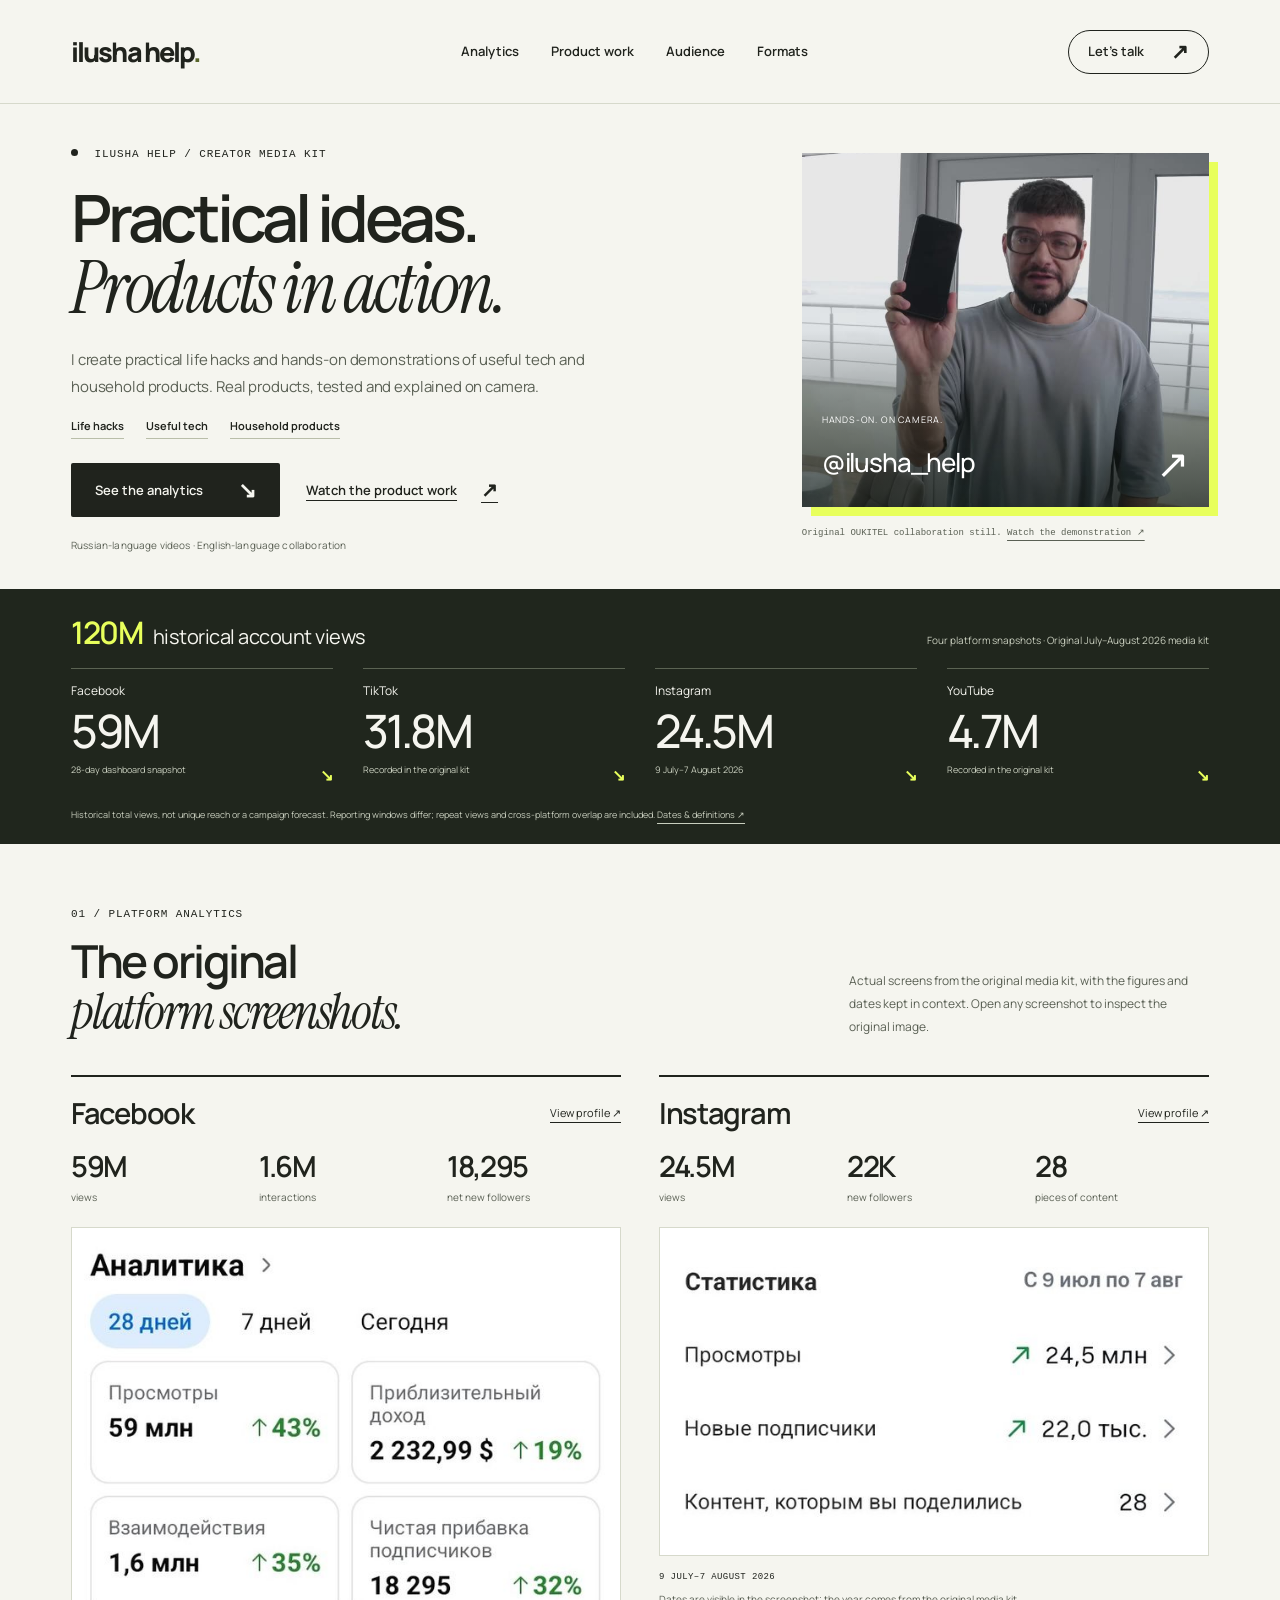
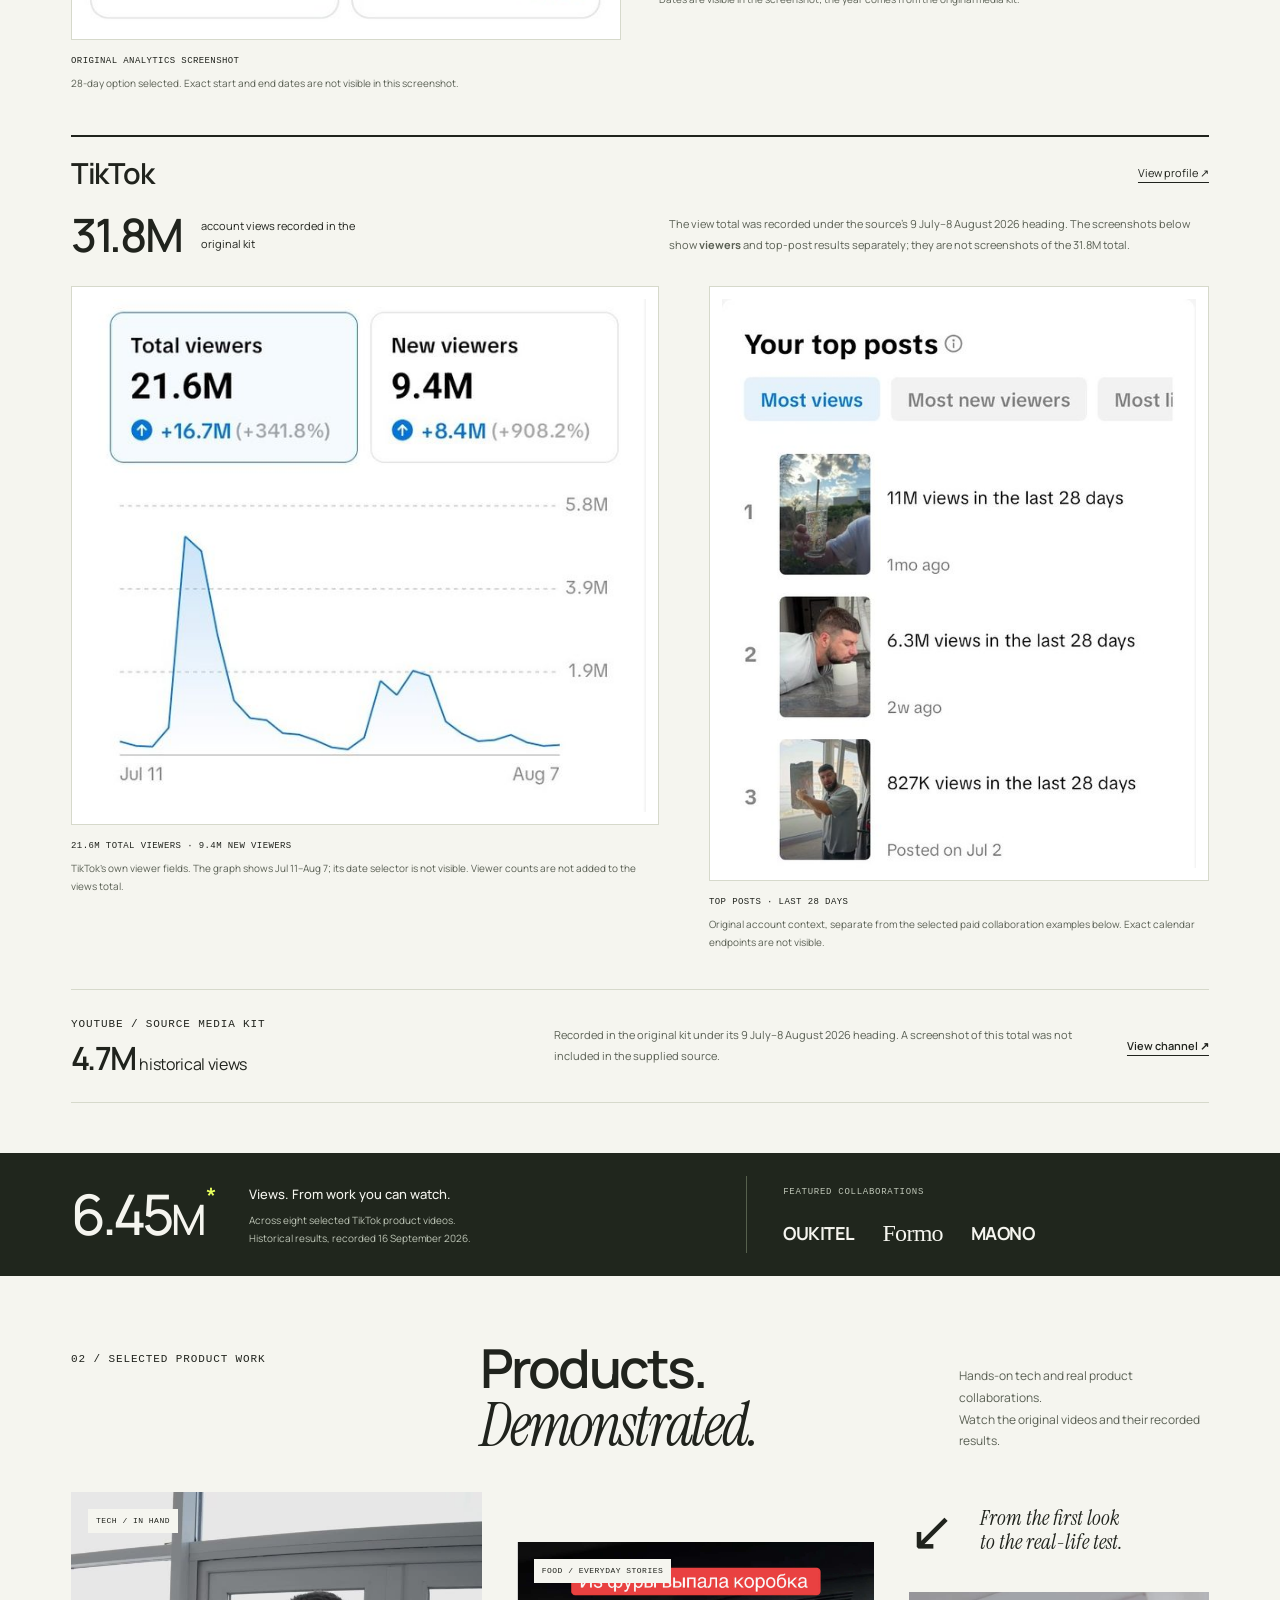
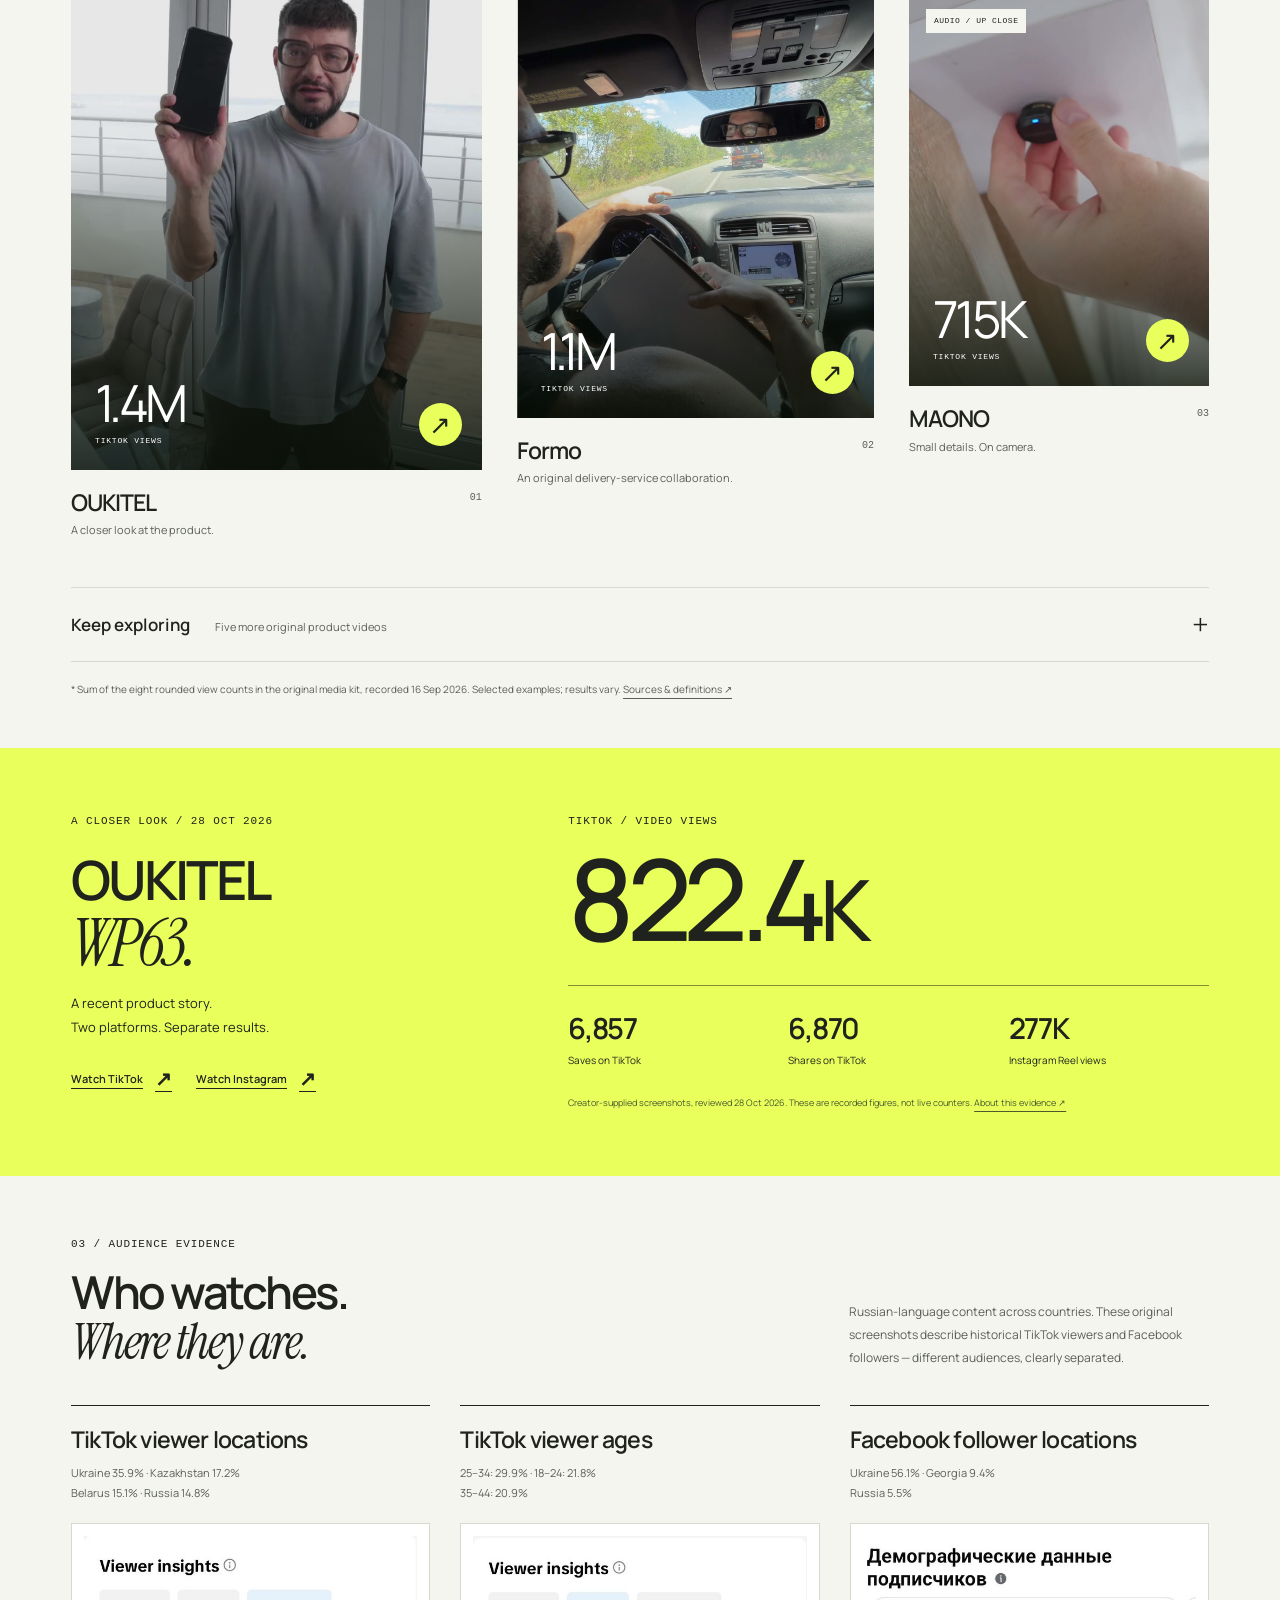
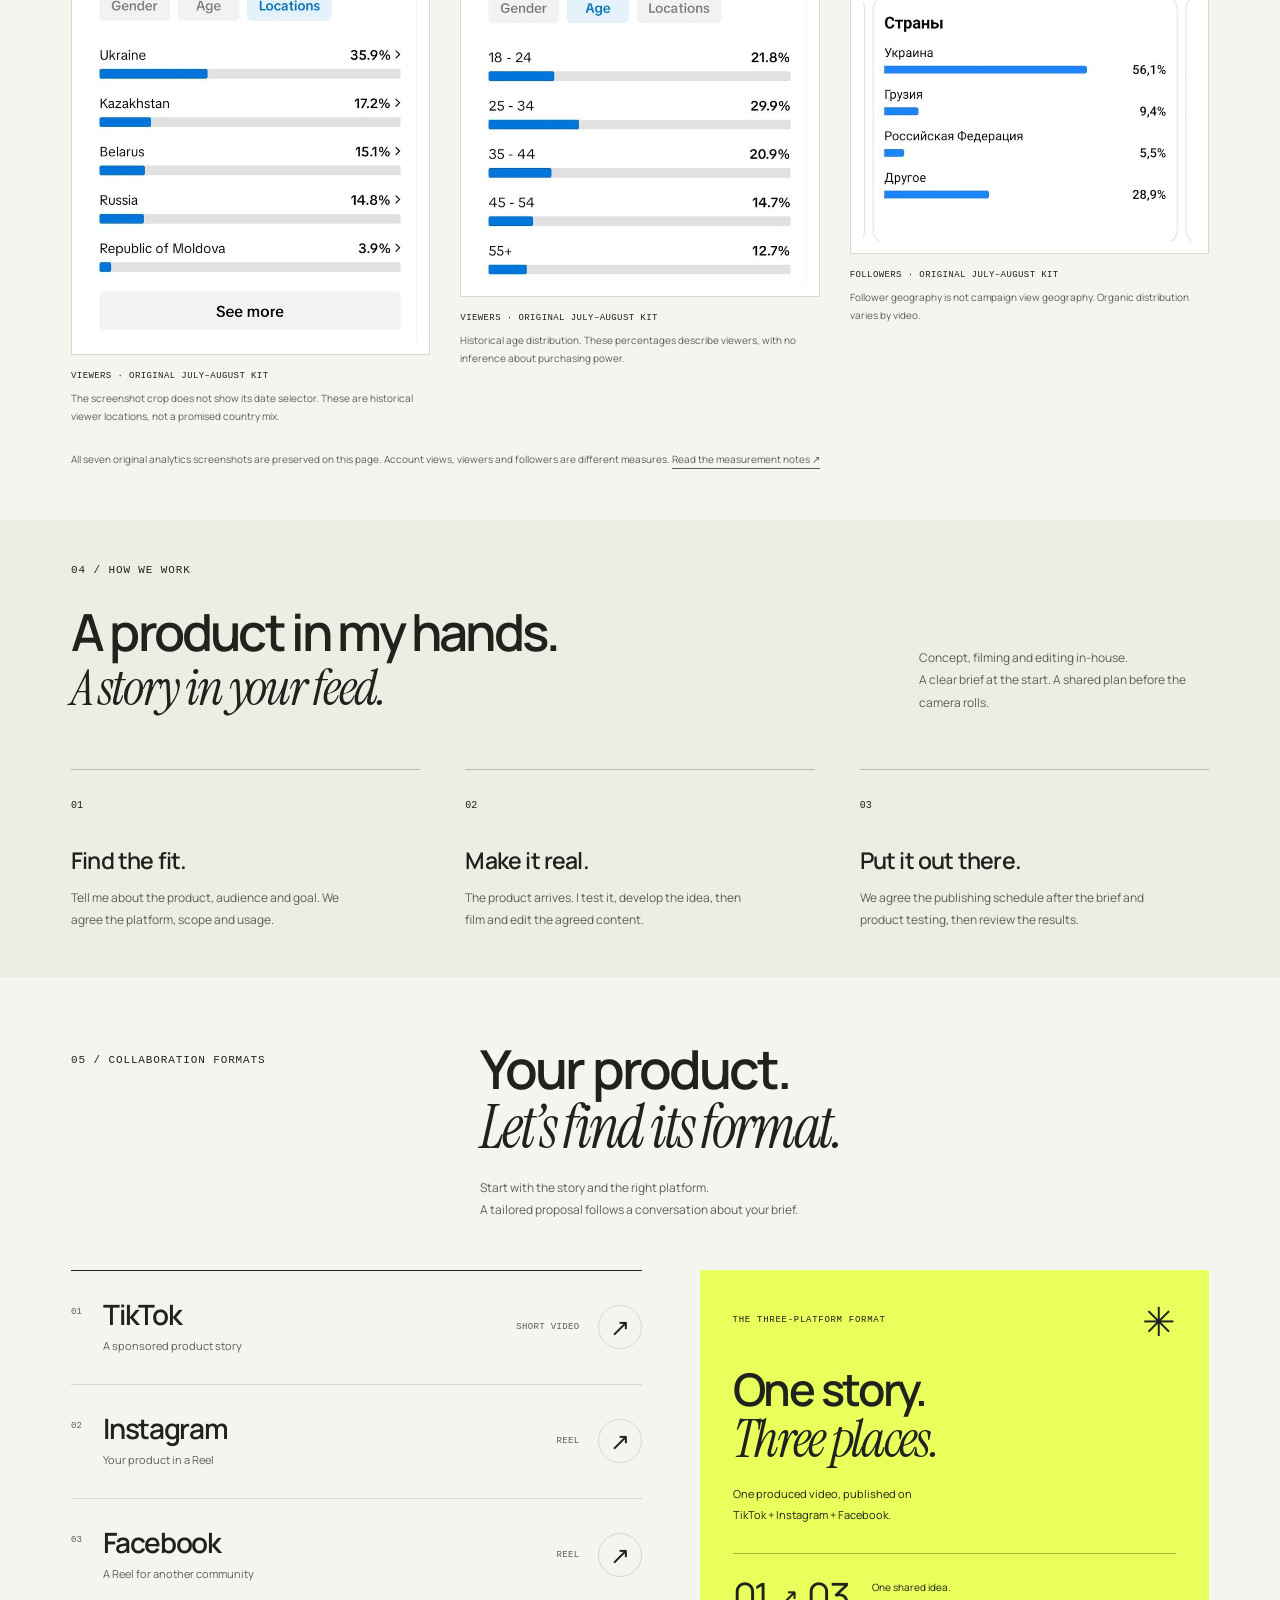
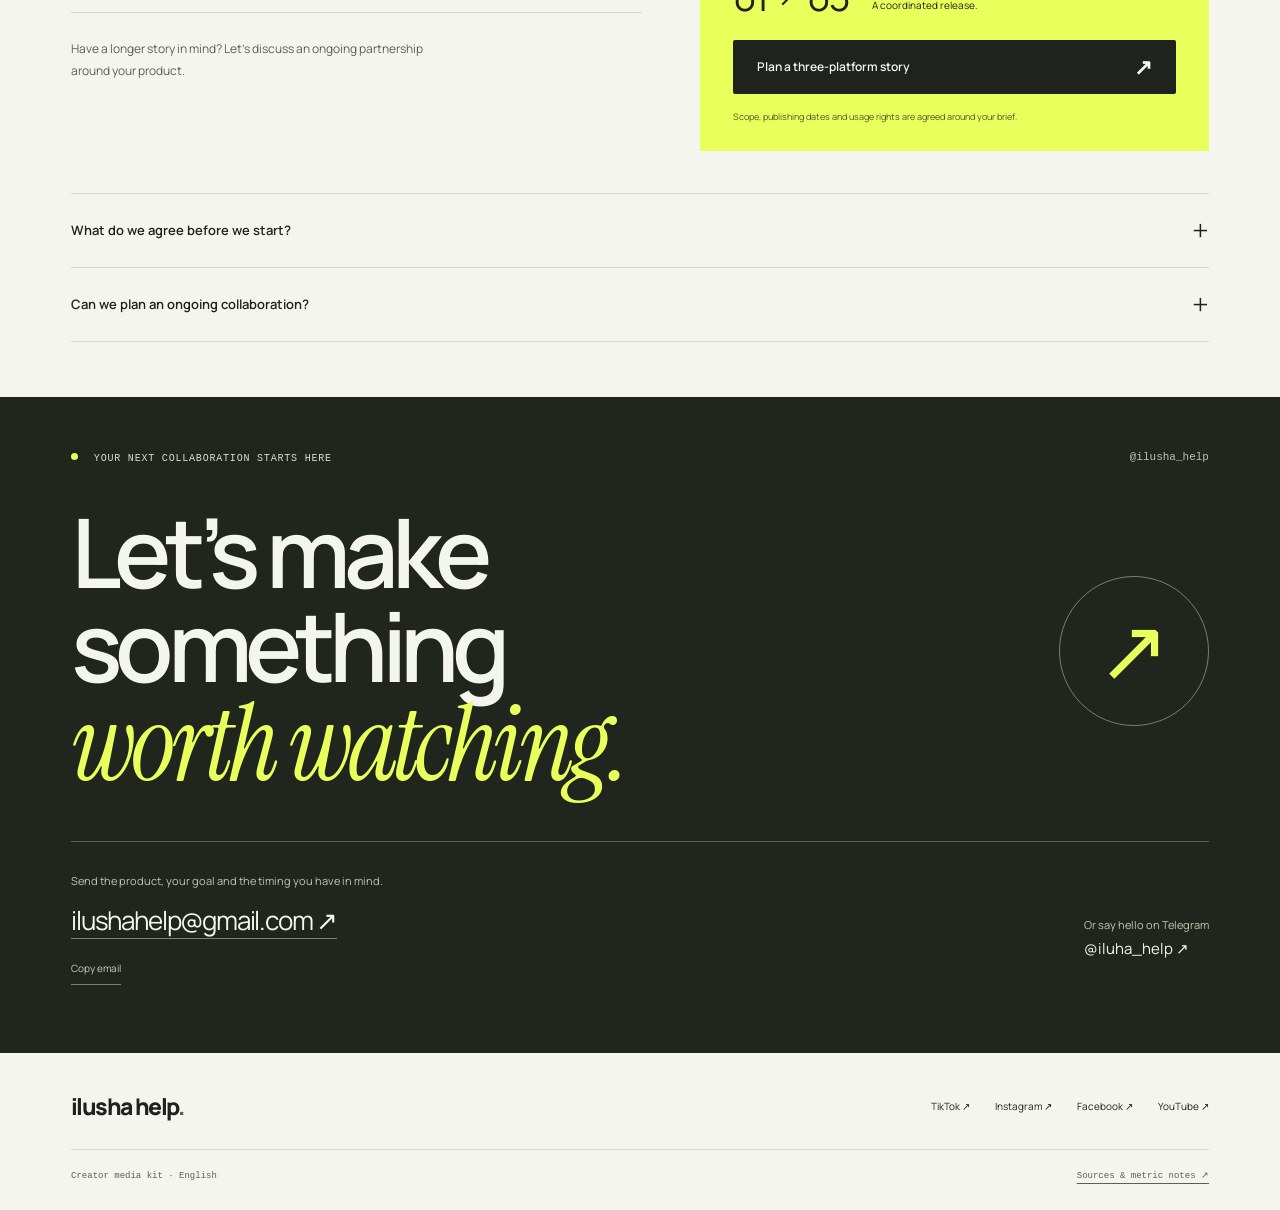
<file: index.html>
<!doctype html>
<html lang="en">
<head>
  <meta charset="utf-8">
  <meta name="viewport" content="width=device-width, initial-scale=1">
  <meta name="theme-color" content="#e8ff5c">
  <title>Ilusha Help — Practical ideas. Products in action.</title>
  <meta name="description" content="Meet Ilusha Help. Practical life hacks, hands-on product demonstrations, useful tech and household products. Explore original platform analytics and real collaboration results.">
  <meta property="og:type" content="website">
  <meta property="og:title" content="Ilusha Help — Practical ideas. Products in action.">
  <meta property="og:description" content="Useful tech and household products, demonstrated in real life. Original analytics, dated results and practical collaboration formats.">
  <meta property="og:image" content="assets/cases/oukitel-1_4m.jpg">
  <link rel="icon" href="assets/favicon.svg" type="image/svg+xml">
  <link rel="preload" href="assets/fonts/manrope.ttf" as="font" type="font/ttf" crossorigin>
  <link rel="stylesheet" href="styles.css"><link rel="stylesheet" href="refinements.css"><link rel="stylesheet" href="analytics.css">
  <script src="app.js" defer></script>
</head>
<body>
  <a class="skip-link" href="#main">Skip to content</a>
  <header class="site-header">
    <a class="wordmark" href="#top" aria-label="Ilusha Help home">ilusha help<span class="brand-dot" aria-hidden="true">.</span></a>
    <nav class="site-nav" id="site-nav" aria-label="Main navigation">
      <a href="#analytics">Analytics</a><a href="#work">Product work</a><a href="#audience">Audience</a><a href="#packages">Formats</a>
    </nav>
    <a class="header-cta" href="#contact">Let’s talk <span aria-hidden="true">↗</span></a>
    <button class="menu-toggle" aria-expanded="false" aria-controls="site-nav" aria-label="Open navigation"><span></span><span></span></button>
  </header>
  <main id="main">
    <section class="hero section-shell" id="top" aria-labelledby="hero-title">
      <div class="hero-copy">
        <p class="eyebrow"><span class="signal-dot" aria-hidden="true"></span> ILUSHA HELP / CREATOR MEDIA KIT</p>
        <h1 id="hero-title">Practical ideas.<br><em>Products in action.</em></h1>
        <p class="hero-intro">I create practical life hacks and hands-on demonstrations of useful tech and household products. Real products, tested and explained on camera.</p>
        <div class="hero-topics" aria-label="Content focus"><span>Life hacks</span><span>Useful tech</span><span>Household products</span></div>
        <div class="hero-actions"><a class="button button-dark" href="#analytics">See the analytics <span aria-hidden="true">↘</span></a><a class="text-link" href="#work">Watch the product work <span aria-hidden="true">↗</span></a></div>
        <p class="hero-footnote">Russian-language videos · English-language collaboration</p>
      </div>
      <figure class="hero-visual">
        <div class="portrait-mat"><img class="hero-portrait" src="assets/cases/oukitel-1_4m.jpg" alt="Ilusha demonstrating an OUKITEL phone in an original product collaboration" width="720" height="1280" fetchpriority="high"><div class="portrait-label"><span>HANDS-ON. ON CAMERA.</span><strong>@ilusha_help <span aria-hidden="true">↗</span></strong></div></div>
        <figcaption>Original OUKITEL collaboration still. <a href="https://www.tiktok.com/@ilusha_help/video/7636051594622110984" target="_blank" rel="noopener noreferrer">Watch the demonstration ↗</a></figcaption>
      </figure>
    </section>

    <section class="snapshot-overview section-shell" aria-labelledby="snapshot-title">
      <div class="snapshot-heading"><h2 id="snapshot-title"><strong>120M</strong> historical account views</h2><p>Four platform snapshots · Original July–August 2026 media kit</p></div>
      <div class="snapshot-platforms">
        <a href="#facebook-analytics"><span>Facebook</span><strong>59M</strong><small>28-day dashboard snapshot <b aria-hidden="true">↘</b></small></a>
        <a href="#tiktok-analytics"><span>TikTok</span><strong>31.8M</strong><small>Recorded in the original kit <b aria-hidden="true">↘</b></small></a>
        <a href="#instagram-analytics"><span>Instagram</span><strong>24.5M</strong><small>9 July–7 August 2026 <b aria-hidden="true">↘</b></small></a>
        <a href="#youtube-analytics"><span>YouTube</span><strong>4.7M</strong><small>Recorded in the original kit <b aria-hidden="true">↘</b></small></a>
      </div>
      <p class="snapshot-context">Historical total views, not unique reach or a campaign forecast. Reporting windows differ; repeat views and cross-platform overlap are included. <a href="evidence.html#account-views">Dates &amp; definitions ↗</a></p>
    </section>

    <section class="analytics-section section-shell" id="analytics" aria-labelledby="analytics-title">
      <div class="analytics-heading"><div><p class="eyebrow">01 / PLATFORM ANALYTICS</p><h2 id="analytics-title">The original<br><em>platform screenshots.</em></h2></div><p>Actual screens from the original media kit, with the figures and dates kept in context. Open any screenshot to inspect the original image.</p></div>
      <div class="dashboard-pair">
        <article class="dashboard" id="facebook-analytics"><div class="dashboard-title"><h3>Facebook</h3><a href="https://www.facebook.com/konstantin.akimenko.345211" target="_blank" rel="noopener noreferrer">View profile ↗</a></div><div class="dashboard-stats"><div><strong>59M</strong><span>views</span></div><div><strong>1.6M</strong><span>interactions</span></div><div><strong>18,295</strong><span>net new followers</span></div></div><figure class="screen-evidence"><a href="assets/evidence/facebook-views.jpg" target="_blank" rel="noopener noreferrer" aria-label="Open the original Facebook analytics screenshot"><img src="assets/evidence/facebook-views.jpg" alt="Original Facebook dashboard: 59 million views, 1.6 million interactions and 18,295 net new followers; 28 days selected" width="620" height="458"></a><figcaption><span>ORIGINAL ANALYTICS SCREENSHOT</span>28-day option selected. Exact start and end dates are not visible in this screenshot.</figcaption></figure></article>
        <article class="dashboard" id="instagram-analytics"><div class="dashboard-title"><h3>Instagram</h3><a href="https://www.instagram.com/ilusha_help" target="_blank" rel="noopener noreferrer">View profile ↗</a></div><div class="dashboard-stats"><div><strong>24.5M</strong><span>views</span></div><div><strong>22K</strong><span>new followers</span></div><div><strong>28</strong><span>pieces of content</span></div></div><figure class="screen-evidence"><a href="assets/evidence/instagram-views.jpg" target="_blank" rel="noopener noreferrer" aria-label="Open the original Instagram analytics screenshot"><img src="assets/evidence/instagram-views.jpg" alt="Original Instagram analytics: 24.5 million views, 22 thousand new followers and 28 pieces of content, 9 July to 7 August" width="620" height="359"></a><figcaption><span>9 JULY–7 AUGUST 2026</span>Dates are visible in the screenshot; the year comes from the original media kit.</figcaption></figure></article>
      </div>
      <article class="tiktok-dashboard" id="tiktok-analytics"><div class="dashboard-title"><h3>TikTok</h3><a href="https://www.tiktok.com/@ilusha_help" target="_blank" rel="noopener noreferrer">View profile ↗</a></div><div class="tiktok-summary"><div><strong>31.8M</strong><span>account views recorded in the original kit</span></div><p>The view total was recorded under the source’s 9 July–8 August 2026 heading. The screenshots below show <strong>viewers</strong> and top-post results separately; they are not screenshots of the 31.8M total.</p></div><div class="tiktok-screens"><figure class="screen-evidence"><a href="assets/evidence/tiktok-viewers.jpg" target="_blank" rel="noopener noreferrer" aria-label="Open the original TikTok viewer analytics screenshot"><img src="assets/evidence/tiktok-viewers.jpg" alt="Original TikTok analytics: 21.6 million total viewers and 9.4 million new viewers; visible graph from July 11 to August 7" width="620" height="566" loading="lazy"></a><figcaption><span>21.6M TOTAL VIEWERS · 9.4M NEW VIEWERS</span>TikTok’s own viewer fields. The graph shows Jul 11–Aug 7; its date selector is not visible. Viewer counts are not added to the views total.</figcaption></figure><figure class="screen-evidence"><a href="assets/evidence/tiktok-top-posts.jpg" target="_blank" rel="noopener noreferrer" aria-label="Open the original TikTok top posts screenshot"><img src="assets/evidence/tiktok-top-posts.jpg" alt="Original TikTok top posts screen showing 11 million, 6.3 million and 827 thousand views in the last 28 days" width="620" height="745" loading="lazy"></a><figcaption><span>TOP POSTS · LAST 28 DAYS</span>Original account context, separate from the selected paid collaboration examples below. Exact calendar endpoints are not visible.</figcaption></figure></div></article>
      <article class="youtube-record" id="youtube-analytics"><div><p class="eyebrow">YOUTUBE / SOURCE MEDIA KIT</p><h3>4.7M <span>historical views</span></h3></div><p>Recorded in the original kit under its 9 July–8 August 2026 heading. A screenshot of this total was not included in the supplied source.</p><a class="text-link" href="https://www.youtube.com/@ilusha_help" target="_blank" rel="noopener noreferrer">View channel ↗</a></article>
    </section>

    <section class="proof-strip" aria-label="Selected work at a glance">
      <div class="proof-number">6.45<span>M</span><span class="proof-asterisk" aria-hidden="true">*</span></div>
      <div class="proof-caption"><strong>Views. From work you can watch.</strong><p>Across eight selected TikTok product videos.<br>Historical results, recorded 16 September 2026.</p></div>
      <div class="work-brands"><span class="eyebrow">FEATURED COLLABORATIONS</span><div><span>OUKITEL</span><span>Formo</span><span>MAONO</span></div></div>
    </section>

    <section class="work-section section-shell" id="work" aria-labelledby="work-title">
      <div class="section-heading"><p class="eyebrow">02 / SELECTED PRODUCT WORK</p><div><h2 id="work-title">Products.<br><em>Demonstrated.</em></h2><p>Hands-on tech and real product collaborations.<br>Watch the original videos and their recorded results.</p></div></div>
      <div class="featured-work">
        <article class="project project-primary">
          <a class="project-image" href="https://www.tiktok.com/@ilusha_help/video/7636051594622110984" target="_blank" rel="noopener noreferrer" aria-label="Watch OUKITEL collaboration on TikTok, 1.4 million historical views, opens in a new tab"><img src="assets/cases/oukitel-1_4m.jpg" alt="Ilusha presenting an OUKITEL phone on camera" width="720" height="1280" loading="lazy"><span class="image-tag">TECH / IN HAND</span><span class="play-disc" aria-hidden="true">↗</span><span class="image-metric">1.4M<small>TIKTOK VIEWS</small></span></a>
          <div class="project-caption"><div><h3>OUKITEL</h3><p>A closer look at the product.</p></div><span>01</span></div>
        </article>
        <article class="project project-secondary">
          <a class="project-image" href="https://www.tiktok.com/@ilusha_help/video/7681699264132648210" target="_blank" rel="noopener noreferrer" aria-label="Watch Formo collaboration on TikTok, 1.1 million historical views, opens in a new tab"><img src="assets/cases/formo-1_1m.jpg" alt="Original Formo video still showing a box inside a car" width="1233" height="1764" loading="lazy"><span class="image-tag">FOOD / EVERYDAY STORIES</span><span class="play-disc" aria-hidden="true">↗</span><span class="image-metric">1.1M<small>TIKTOK VIEWS</small></span></a>
          <div class="project-caption"><div><h3>Formo</h3><p>An original delivery-service collaboration.</p></div><span>02</span></div>
        </article>
        <article class="project project-tertiary">
          <div class="project-aside"><span aria-hidden="true">↙</span><p>From the first look<br>to the real-life test.</p></div>
          <a class="project-image" href="https://www.tiktok.com/@ilusha_help/video/7606420765495397650" target="_blank" rel="noopener noreferrer" aria-label="Watch MAONO collaboration on TikTok, 715 thousand historical views, opens in a new tab"><img src="assets/cases/maono-715k.jpg" alt="A close-up of a compact MAONO microphone held in a hand" width="720" height="1280" loading="lazy"><span class="image-tag">AUDIO / UP CLOSE</span><span class="play-disc" aria-hidden="true">↗</span><span class="image-metric">715K<small>TIKTOK VIEWS</small></span></a>
          <div class="project-caption"><div><h3>MAONO</h3><p>Small details. On camera.</p></div><span>03</span></div>
        </article>
      </div>
      <details class="archive">
        <summary><span>Keep exploring <small>Five more original product videos</small></span><span class="detail-plus" aria-hidden="true">+</span></summary>
        <div class="archive-reels">
          <a href="https://www.tiktok.com/@ilusha_help/video/7679791041439976712" target="_blank" rel="noopener noreferrer"><img src="assets/cases/formo-792k.jpg" alt="Formo collaboration, original creator video still" width="1233" height="1764" loading="lazy"><span>Formo <b>792K ↗</b></span></a>
          <a href="https://www.tiktok.com/@ilusha_help/video/7682461535230315784" target="_blank" rel="noopener noreferrer"><img src="assets/cases/formo-682k.jpg" alt="Ilusha holding a sushi roll for a Formo collaboration" width="1080" height="1920" loading="lazy"><span>Formo <b>682K ↗</b></span></a>
          <a href="https://www.tiktok.com/@ilusha_help/video/7671928153631231239" target="_blank" rel="noopener noreferrer"><img src="assets/cases/formo-635k.jpg" alt="Original Formo video still in a home kitchen" width="1080" height="1920" loading="lazy"><span>Formo <b>635K ↗</b></span></a>
          <a href="https://www.tiktok.com/@ilusha_help/video/7649071292691451144" target="_blank" rel="noopener noreferrer"><img src="assets/cases/oukitel-576k.jpg" alt="Overhead view of Ilusha in the OUKITEL collaboration" width="720" height="1280" loading="lazy"><span>OUKITEL <b>578K ↗</b></span></a>
          <a href="https://www.tiktok.com/@ilusha_help/video/7684639200494374152" target="_blank" rel="noopener noreferrer"><img src="assets/cases/formo-548k.jpg" alt="Ilusha with food beside the kitchen cooktop" width="1080" height="1920" loading="lazy"><span>Formo <b>548K ↗</b></span></a>
        </div>
      </details>
      <p class="source-note">* Sum of the eight rounded view counts in the original media kit, recorded 16 Sep 2026. Selected examples; results vary. <a href="evidence.html#selected-videos">Sources &amp; definitions ↗</a></p>
    </section>

    <section class="latest-section section-shell" aria-labelledby="latest-title">
      <div class="latest-intro"><p class="eyebrow">A CLOSER LOOK / 28 OCT 2026</p><h2 id="latest-title">OUKITEL<br><em>WP63.</em></h2><p>A recent product story.<br>Two platforms. Separate results.</p><div class="latest-links"><a class="text-link" href="https://vt.tiktok.com/ZSgbwcPHu/" target="_blank" rel="noopener noreferrer">Watch TikTok <span aria-hidden="true">↗</span></a><a class="text-link" href="https://www.instagram.com/reel/De2Gv5iI9Ck/" target="_blank" rel="noopener noreferrer">Watch Instagram <span aria-hidden="true">↗</span></a></div></div>
      <div class="latest-results"><div class="latest-main"><span class="eyebrow">TIKTOK / VIDEO VIEWS</span><strong>822.4<span>K</span></strong></div><div class="engagement-row"><div><strong>6,857</strong><span>Saves on TikTok</span></div><div><strong>6,870</strong><span>Shares on TikTok</span></div><div><strong>277K</strong><span>Instagram Reel views</span></div></div><p class="source-note">Creator-supplied screenshots, reviewed 28 Oct 2026. These are recorded figures, not live counters. <a href="evidence.html#wp63">About this evidence ↗</a></p></div>
    </section>

    <section class="audience-section section-shell" id="audience" aria-labelledby="audience-title">
      <div class="analytics-heading"><div><p class="eyebrow">03 / AUDIENCE EVIDENCE</p><h2 id="audience-title">Who watches.<br><em>Where they are.</em></h2></div><p>Russian-language content across countries. These original screenshots describe historical TikTok viewers and Facebook followers — different audiences, clearly separated.</p></div>
      <div class="audience-proof-grid">
        <figure class="screen-evidence"><div class="audience-proof-title"><h3>TikTok viewer locations</h3><p>Ukraine 35.9% · Kazakhstan 17.2%<br>Belarus 15.1% · Russia 14.8%</p></div><a href="assets/evidence/tiktok-viewer-countries.jpg" target="_blank" rel="noopener noreferrer" aria-label="Open the original TikTok viewer country breakdown"><img src="assets/evidence/tiktok-viewer-countries.jpg" alt="Original TikTok viewer locations: Ukraine 35.9%, Kazakhstan 17.2%, Belarus 15.1%, Russia 14.8%, Moldova 3.9%" width="620" height="754" loading="lazy"></a><figcaption><span>VIEWERS · ORIGINAL JULY–AUGUST KIT</span>The screenshot crop does not show its date selector. These are historical viewer locations, not a promised country mix.</figcaption></figure>
        <figure class="screen-evidence"><div class="audience-proof-title"><h3>TikTok viewer ages</h3><p>25–34: 29.9% · 18–24: 21.8%<br>35–44: 20.9%</p></div><a href="assets/evidence/tiktok-viewer-ages.jpg" target="_blank" rel="noopener noreferrer" aria-label="Open the original TikTok viewer age breakdown"><img src="assets/evidence/tiktok-viewer-ages.jpg" alt="Original TikTok viewer ages: 18–24 21.8%, 25–34 29.9%, 35–44 20.9%, 45–54 14.7%, 55 and over 12.7%" width="620" height="646" loading="lazy"></a><figcaption><span>VIEWERS · ORIGINAL JULY–AUGUST KIT</span>Historical age distribution. These percentages describe viewers, with no inference about purchasing power.</figcaption></figure>
        <figure class="screen-evidence"><div class="audience-proof-title"><h3>Facebook follower locations</h3><p>Ukraine 56.1% · Georgia 9.4%<br>Russia 5.5%</p></div><a href="assets/evidence/facebook-follower-countries.jpg" target="_blank" rel="noopener noreferrer" aria-label="Open the original Facebook follower country breakdown"><img src="assets/evidence/facebook-follower-countries.jpg" alt="Original Facebook follower countries: Ukraine 56.1%, Georgia 9.4%, Russia 5.5%, other 28.9%" width="620" height="566" loading="lazy"></a><figcaption><span>FOLLOWERS · ORIGINAL JULY–AUGUST KIT</span>Follower geography is not campaign view geography. Organic distribution varies by video.</figcaption></figure>
      </div><p class="source-note">All seven original analytics screenshots are preserved on this page. Account views, viewers and followers are different measures. <a href="evidence.html#audience-data">Read the measurement notes ↗</a></p>
    </section>

    <section class="approach-section section-shell" aria-labelledby="approach-title"><p class="eyebrow">04 / HOW WE WORK</p><div class="approach-header"><h2 id="approach-title">A product in my hands.<br><em>A story in your feed.</em></h2><p>Concept, filming and editing in-house.<br>A clear brief at the start. A shared plan before the camera rolls.</p></div><ol class="process"><li><span>01</span><h3>Find the fit.</h3><p>Tell me about the product, audience and goal. We agree the platform, scope and usage.</p></li><li><span>02</span><h3>Make it real.</h3><p>The product arrives. I test it, develop the idea, then film and edit the agreed content.</p></li><li><span>03</span><h3>Put it out there.</h3><p>We agree the publishing schedule after the brief and product testing, then review the results.</p></li></ol></section>

    <section class="packages-section section-shell" id="packages" aria-labelledby="packages-title"><div class="section-heading"><p class="eyebrow">05 / COLLABORATION FORMATS</p><div><h2 id="packages-title">Your product.<br><em>Let’s find its format.</em></h2><p>Start with the story and the right platform.<br>A tailored proposal follows a conversation about your brief.</p></div></div>
      <div class="packages-layout"><div class="single-rates"><div class="rate-row"><div class="rate-platform"><span class="rate-index">01</span><h3>TikTok</h3><span class="rate-format">A sponsored product story</span></div><div class="rate-price"><span class="format-mode">SHORT VIDEO</span><a href="mailto:ilushahelp@gmail.com?subject=TikTok%20collaboration%20enquiry" aria-label="Discuss a TikTok collaboration">↗</a></div></div><div class="rate-row"><div class="rate-platform"><span class="rate-index">02</span><h3>Instagram</h3><span class="rate-format">Your product in a Reel</span></div><div class="rate-price"><span class="format-mode">REEL</span><a href="mailto:ilushahelp@gmail.com?subject=Instagram%20Reel%20collaboration%20enquiry" aria-label="Discuss an Instagram Reel collaboration">↗</a></div></div><div class="rate-row"><div class="rate-platform"><span class="rate-index">03</span><h3>Facebook</h3><span class="rate-format">A Reel for another community</span></div><div class="rate-price"><span class="format-mode">REEL</span><a href="mailto:ilushahelp@gmail.com?subject=Facebook%20Reel%20collaboration%20enquiry" aria-label="Discuss a Facebook Reel collaboration">↗</a></div></div><p class="formats-note">Have a longer story in mind? Let’s discuss an ongoing partnership around your product.</p></div>
      <aside class="bundle"><div class="bundle-top"><span class="eyebrow">THE THREE-PLATFORM FORMAT</span><span class="bundle-spark" aria-hidden="true">✳</span></div><h3>One story.<br><em>Three places.</em></h3><p>One produced video, published on<br>TikTok + Instagram + Facebook.</p><div class="bundle-format"><span>01 <i aria-hidden="true">↗</i> 03</span><p>One shared idea.<br>A coordinated release.</p></div><a class="button button-dark" href="mailto:ilushahelp@gmail.com?subject=Three-platform%20collaboration%20enquiry">Plan a three-platform story <span aria-hidden="true">↗</span></a><p class="bundle-note">Scope, publishing dates and usage rights are agreed around your brief.</p></aside></div>
      <div class="terms"><details><summary><span>What do we agree before we start?</span><span class="detail-plus" aria-hidden="true">+</span></summary><div><p>The creative idea, deliverables, approval process, product testing and publishing schedule. I’ll prepare a tailored proposal once we’ve discussed your product and your goal.</p><p>Standard collaborations are non-exclusive. Paid advertising rights, exclusivity and raw files are agreed separately.</p></div></details><details><summary><span>Can we plan an ongoing collaboration?</span><span class="detail-plus" aria-hidden="true">+</span></summary><div><p>Yes. Share the product range, goals and proposed schedule. We’ll shape the format and the publishing plan around the partnership.</p></div></details></div>
    </section>

    <section class="contact-section section-shell" id="contact" aria-labelledby="contact-title"><div class="contact-top"><p class="eyebrow"><span class="signal-dot" aria-hidden="true"></span> YOUR NEXT COLLABORATION STARTS HERE</p><span class="contact-handle">@ilusha_help</span></div><div class="contact-main"><h2 id="contact-title">Let’s make<br>something<br><em>worth watching.</em></h2><a class="contact-arrow" href="mailto:ilushahelp@gmail.com?subject=Let%E2%80%99s%20create%20a%20product%20story" aria-label="Email Ilusha Help about a collaboration">↗</a></div><div class="contact-bottom"><div><p>Send the product, your goal and the timing you have in mind.</p><a class="contact-email" href="mailto:ilushahelp@gmail.com">ilushahelp@gmail.com ↗</a><button class="copy-email" data-copy="ilushahelp@gmail.com">Copy email</button><span class="copy-status" role="status" aria-live="polite"></span></div><a class="telegram-link" href="https://t.me/iluha_help" target="_blank" rel="noopener noreferrer">Or say hello on Telegram <span> @iluha_help ↗</span></a></div></section>
  </main>
  <footer class="site-footer"><a class="wordmark" href="#top">ilusha help<span class="brand-dot" aria-hidden="true">.</span></a><nav aria-label="Social profiles"><a href="https://www.tiktok.com/@ilusha_help" target="_blank" rel="noopener noreferrer">TikTok ↗</a><a href="https://www.instagram.com/ilusha_help" target="_blank" rel="noopener noreferrer">Instagram ↗</a><a href="https://www.facebook.com/konstantin.akimenko.345211" target="_blank" rel="noopener noreferrer">Facebook ↗</a><a href="https://www.youtube.com/@ilusha_help" target="_blank" rel="noopener noreferrer">YouTube ↗</a></nav><div class="footer-meta"><span>Creator media kit · English</span><a href="evidence.html">Sources &amp; metric notes ↗</a></div></footer>
</body>
</html>
</file>
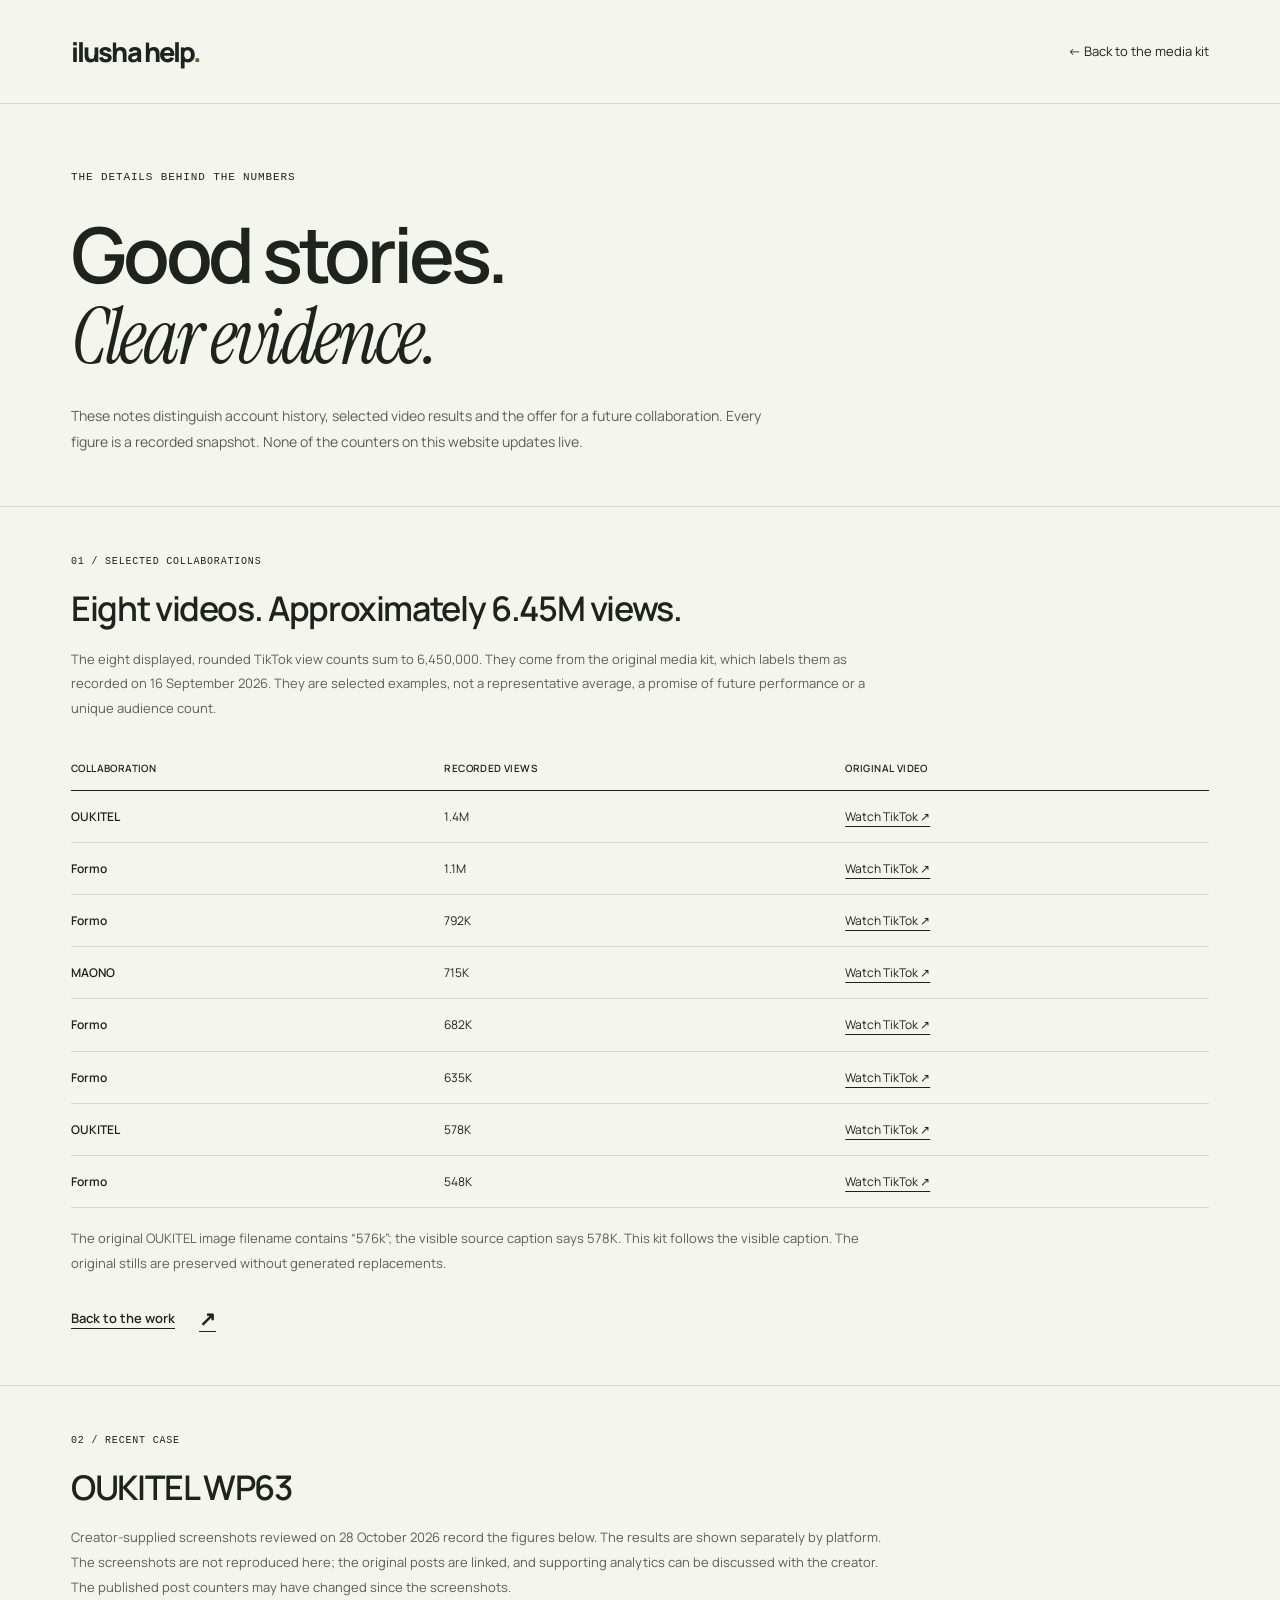
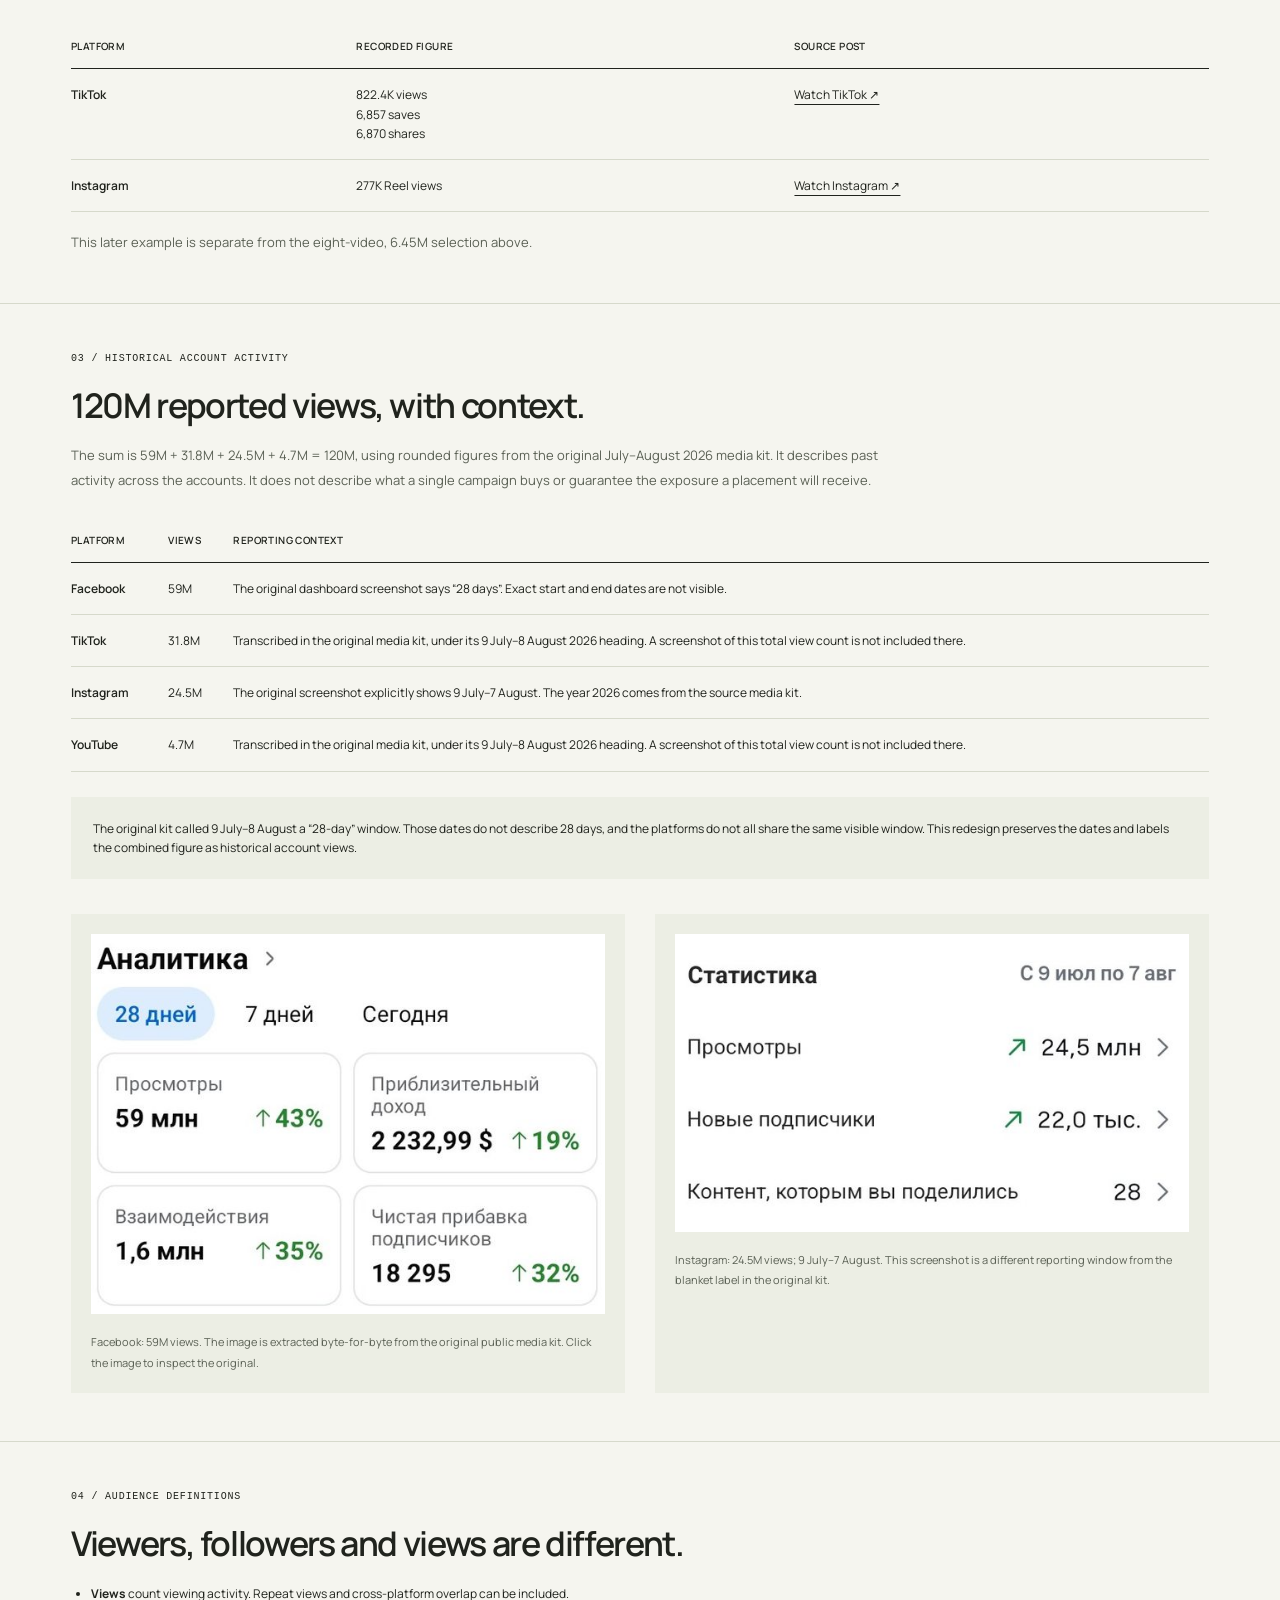
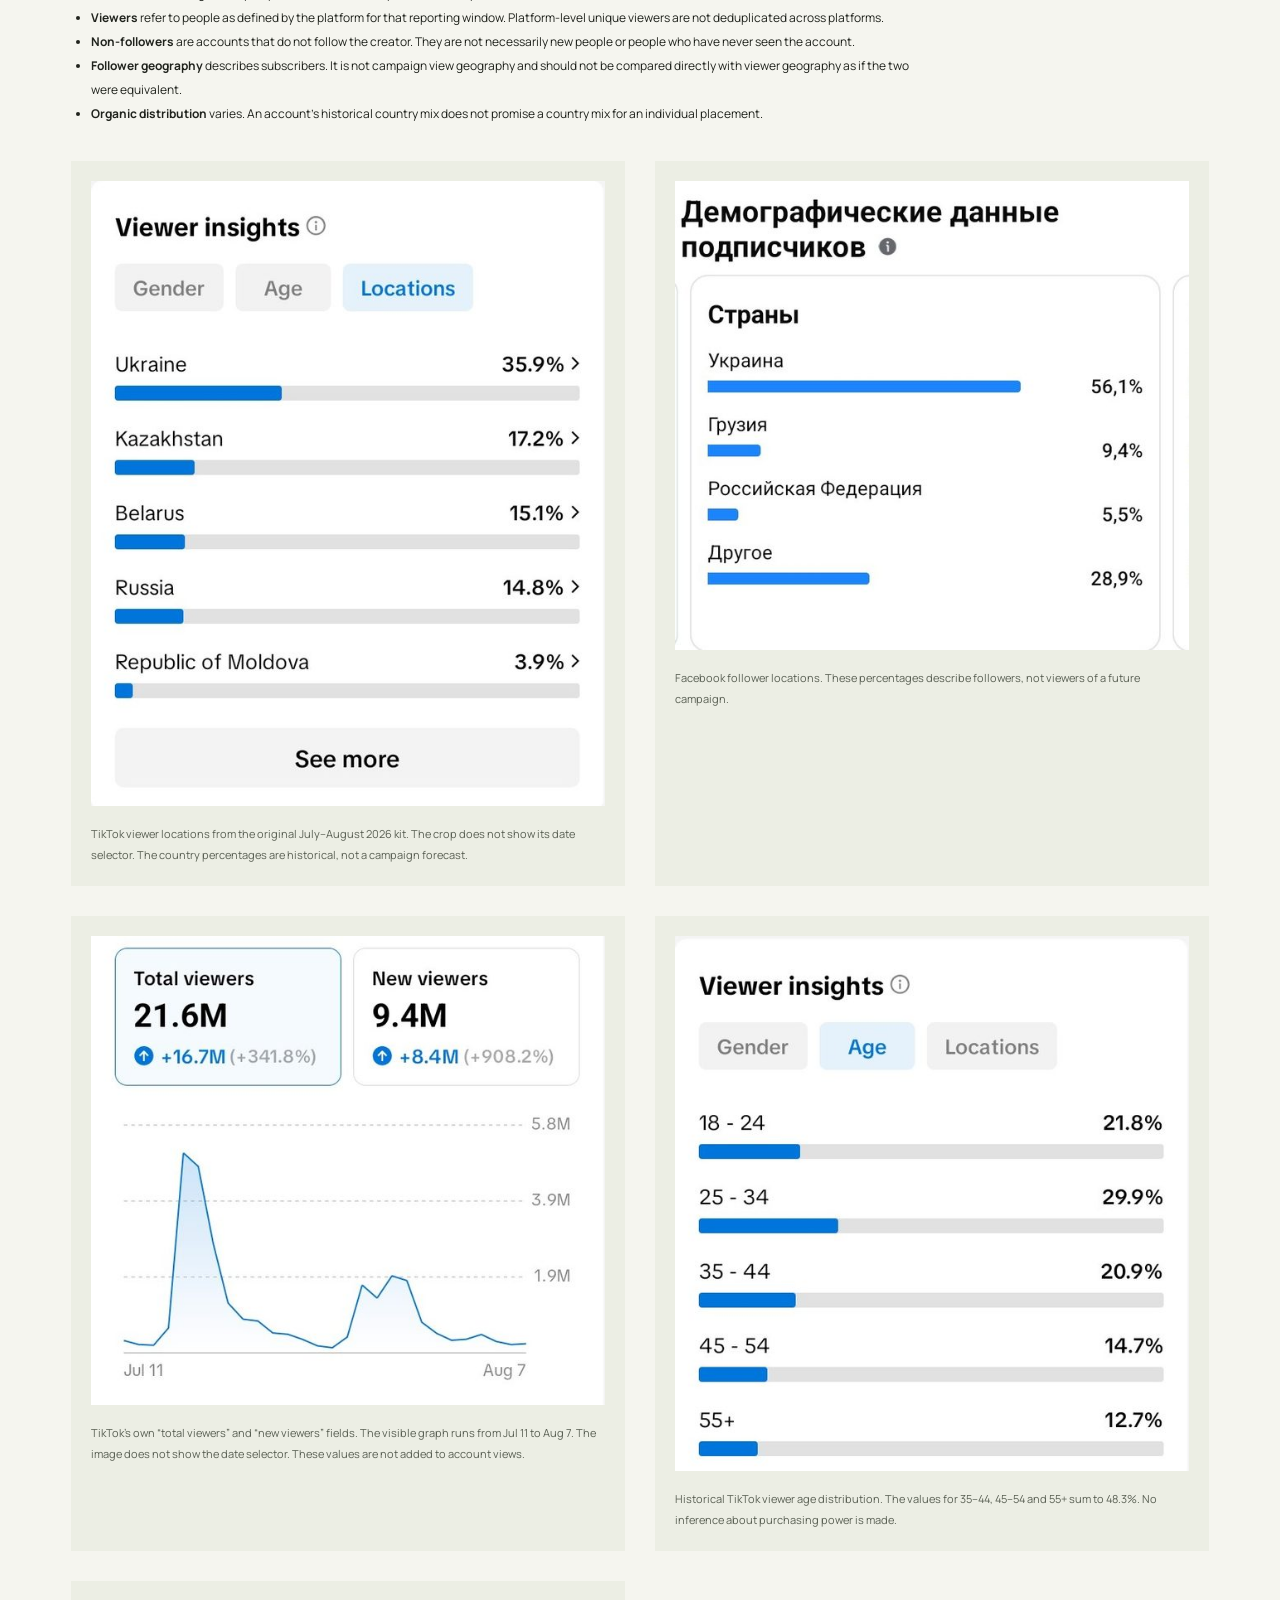
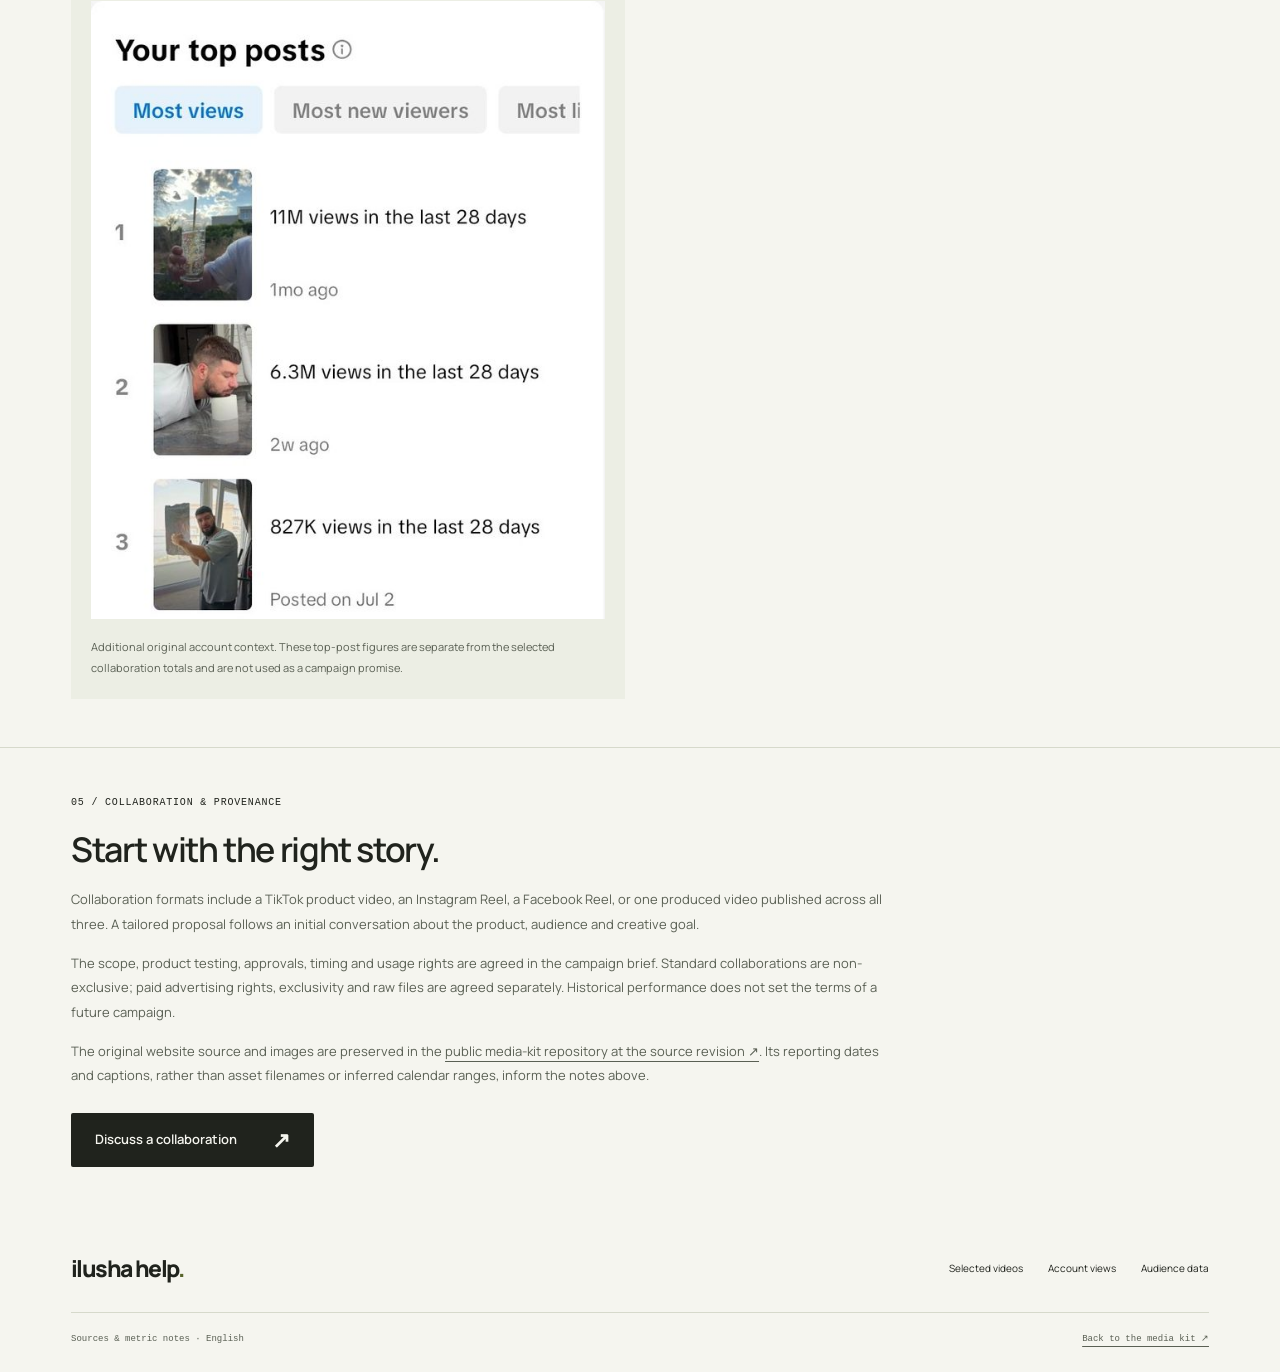
<file: evidence.html>
<!doctype html>
<html lang="en"><head><meta charset="utf-8"><meta name="viewport" content="width=device-width, initial-scale=1"><meta name="theme-color" content="#e8ff5c"><title>Sources &amp; metric notes — Ilusha Help</title><meta name="description" content="Original analytics screenshots, recorded collaboration results and measurement definitions for the Ilusha Help creator media kit."><link rel="icon" href="assets/favicon.svg" type="image/svg+xml"><link rel="stylesheet" href="styles.css"><link rel="stylesheet" href="refinements.css"></head>
<body><a class="skip-link" href="#main">Skip to content</a><header class="site-header"><a class="wordmark" href="index.html" aria-label="Ilusha Help home">ilusha help<span class="brand-dot" aria-hidden="true">.</span></a><a class="back-nav" href="index.html">← Back to the media kit</a></header><main id="main">
<section class="evidence-header section-shell"><p class="eyebrow">THE DETAILS BEHIND THE NUMBERS</p><h1>Good stories.<br><em>Clear evidence.</em></h1><p>These notes distinguish account history, selected video results and the offer for a future collaboration. Every figure is a recorded snapshot. None of the counters on this website updates live.</p></section>
<section class="evidence-section section-shell" id="selected-videos"><p class="eyebrow">01 / SELECTED COLLABORATIONS</p><h2>Eight videos. Approximately 6.45M views.</h2><p>The eight displayed, rounded TikTok view counts sum to 6,450,000. They come from the original media kit, which labels them as recorded on 16 September 2026. They are selected examples, not a representative average, a promise of future performance or a unique audience count.</p><table class="evidence-table"><thead><tr><th scope="col">Collaboration</th><th scope="col">Recorded views</th><th scope="col">Original video</th></tr></thead><tbody>
<tr><td>OUKITEL</td><td>1.4M</td><td><a href="https://www.tiktok.com/@ilusha_help/video/7636051594622110984" target="_blank" rel="noopener noreferrer">Watch TikTok ↗</a></td></tr>
<tr><td>Formo</td><td>1.1M</td><td><a href="https://www.tiktok.com/@ilusha_help/video/7681699264132648210" target="_blank" rel="noopener noreferrer">Watch TikTok ↗</a></td></tr>
<tr><td>Formo</td><td>792K</td><td><a href="https://www.tiktok.com/@ilusha_help/video/7679791041439976712" target="_blank" rel="noopener noreferrer">Watch TikTok ↗</a></td></tr>
<tr><td>MAONO</td><td>715K</td><td><a href="https://www.tiktok.com/@ilusha_help/video/7606420765495397650" target="_blank" rel="noopener noreferrer">Watch TikTok ↗</a></td></tr>
<tr><td>Formo</td><td>682K</td><td><a href="https://www.tiktok.com/@ilusha_help/video/7682461535230315784" target="_blank" rel="noopener noreferrer">Watch TikTok ↗</a></td></tr>
<tr><td>Formo</td><td>635K</td><td><a href="https://www.tiktok.com/@ilusha_help/video/7671928153631231239" target="_blank" rel="noopener noreferrer">Watch TikTok ↗</a></td></tr>
<tr><td>OUKITEL</td><td>578K</td><td><a href="https://www.tiktok.com/@ilusha_help/video/7649071292691451144" target="_blank" rel="noopener noreferrer">Watch TikTok ↗</a></td></tr>
<tr><td>Formo</td><td>548K</td><td><a href="https://www.tiktok.com/@ilusha_help/video/7684639200494374152" target="_blank" rel="noopener noreferrer">Watch TikTok ↗</a></td></tr>
</tbody></table><p class="source-note">The original OUKITEL image filename contains “576k”; the visible source caption says 578K. This kit follows the visible caption. The original stills are preserved without generated replacements.</p><a class="text-link evidence-back" href="index.html#work">Back to the work <span aria-hidden="true">↗</span></a></section>
<section class="evidence-section section-shell" id="wp63"><p class="eyebrow">02 / RECENT CASE</p><h2>OUKITEL WP63</h2><p>Creator-supplied screenshots reviewed on 28 October 2026 record the figures below. The results are shown separately by platform. The screenshots are not reproduced here; the original posts are linked, and supporting analytics can be discussed with the creator. The published post counters may have changed since the screenshots.</p><table class="evidence-table"><thead><tr><th scope="col">Platform</th><th scope="col">Recorded figure</th><th scope="col">Source post</th></tr></thead><tbody><tr><td>TikTok</td><td>822.4K views<br>6,857 saves<br>6,870 shares</td><td><a href="https://vt.tiktok.com/ZSgbwcPHu/" target="_blank" rel="noopener noreferrer">Watch TikTok ↗</a></td></tr><tr><td>Instagram</td><td>277K Reel views</td><td><a href="https://www.instagram.com/reel/De2Gv5iI9Ck/" target="_blank" rel="noopener noreferrer">Watch Instagram ↗</a></td></tr></tbody></table><p class="source-note">This later example is separate from the eight-video, 6.45M selection above.</p></section>
<section class="evidence-section section-shell" id="account-views"><p class="eyebrow">03 / HISTORICAL ACCOUNT ACTIVITY</p><h2>120M reported views, with context.</h2><p>The sum is 59M + 31.8M + 24.5M + 4.7M = 120M, using rounded figures from the original July–August 2026 media kit. It describes past activity across the accounts. It does not describe what a single campaign buys or guarantee the exposure a placement will receive.</p><table class="evidence-table"><thead><tr><th scope="col">Platform</th><th scope="col">Views</th><th scope="col">Reporting context</th></tr></thead><tbody><tr><td>Facebook</td><td>59M</td><td>The original dashboard screenshot says “28 days”. Exact start and end dates are not visible.</td></tr><tr><td>TikTok</td><td>31.8M</td><td>Transcribed in the original media kit, under its 9 July–8 August 2026 heading. A screenshot of this total view count is not included there.</td></tr><tr><td>Instagram</td><td>24.5M</td><td>The original screenshot explicitly shows 9 July–7 August. The year 2026 comes from the source media kit.</td></tr><tr><td>YouTube</td><td>4.7M</td><td>Transcribed in the original media kit, under its 9 July–8 August 2026 heading. A screenshot of this total view count is not included there.</td></tr></tbody></table><div class="evidence-note">The original kit called 9 July–8 August a “28-day” window. Those dates do not describe 28 days, and the platforms do not all share the same visible window. This redesign preserves the dates and labels the combined figure as historical account views.</div><div class="evidence-images"><figure><a href="assets/evidence/facebook-views.jpg"><img src="assets/evidence/facebook-views.jpg" alt="Original Facebook dashboard showing 59 million views with the 28-day option selected" width="620" height="458" loading="lazy"></a><figcaption>Facebook: 59M views. The image is extracted byte-for-byte from the original public media kit. Click the image to inspect the original.</figcaption></figure><figure><a href="assets/evidence/instagram-views.jpg"><img src="assets/evidence/instagram-views.jpg" alt="Original Instagram dashboard showing 24.5 million views, 9 July to 7 August" width="620" height="359" loading="lazy"></a><figcaption>Instagram: 24.5M views; 9 July–7 August. This screenshot is a different reporting window from the blanket label in the original kit.</figcaption></figure></div></section>
<section class="evidence-section section-shell" id="audience-data"><p class="eyebrow">04 / AUDIENCE DEFINITIONS</p><h2>Viewers, followers and views are different.</h2><ul><li><strong>Views</strong> count viewing activity. Repeat views and cross-platform overlap can be included.</li><li><strong>Viewers</strong> refer to people as defined by the platform for that reporting window. Platform-level unique viewers are not deduplicated across platforms.</li><li><strong>Non-followers</strong> are accounts that do not follow the creator. They are not necessarily new people or people who have never seen the account.</li><li><strong>Follower geography</strong> describes subscribers. It is not campaign view geography and should not be compared directly with viewer geography as if the two were equivalent.</li><li><strong>Organic distribution</strong> varies. An account’s historical country mix does not promise a country mix for an individual placement.</li></ul><div class="evidence-images"><figure><a href="assets/evidence/tiktok-viewer-countries.jpg"><img src="assets/evidence/tiktok-viewer-countries.jpg" alt="TikTok viewer countries: Ukraine 35.9%, Kazakhstan 17.2%, Belarus 15.1%, Russia 14.8%, Moldova 3.9%" width="620" height="754" loading="lazy"></a><figcaption>TikTok viewer locations from the original July–August 2026 kit. The crop does not show its date selector. The country percentages are historical, not a campaign forecast.</figcaption></figure><figure><a href="assets/evidence/facebook-follower-countries.jpg"><img src="assets/evidence/facebook-follower-countries.jpg" alt="Facebook follower countries: Ukraine 56.1%, Georgia 9.4%, Russia 5.5%, other 28.9%" width="620" height="566" loading="lazy"></a><figcaption>Facebook follower locations. These percentages describe followers, not viewers of a future campaign.</figcaption></figure><figure><a href="assets/evidence/tiktok-viewers.jpg"><img src="assets/evidence/tiktok-viewers.jpg" alt="TikTok analytics showing 21.6 million total viewers and 9.4 million new viewers" width="620" height="566" loading="lazy"></a><figcaption>TikTok’s own “total viewers” and “new viewers” fields. The visible graph runs from Jul 11 to Aug 7. The image does not show the date selector. These values are not added to account views.</figcaption></figure><figure><a href="assets/evidence/tiktok-viewer-ages.jpg"><img src="assets/evidence/tiktok-viewer-ages.jpg" alt="TikTok viewer ages: 18–24 21.8%; 25–34 29.9%; 35–44 20.9%; 45–54 14.7%; 55+ 12.7%" width="620" height="646" loading="lazy"></a><figcaption>Historical TikTok viewer age distribution. The values for 35–44, 45–54 and 55+ sum to 48.3%. No inference about purchasing power is made.</figcaption></figure><figure><a href="assets/evidence/tiktok-top-posts.jpg"><img src="assets/evidence/tiktok-top-posts.jpg" alt="Original TikTok top-posts screen with 11M, 6.3M and 827K views in the last 28 days" width="620" height="745" loading="lazy"></a><figcaption>Additional original account context. These top-post figures are separate from the selected collaboration totals and are not used as a campaign promise.</figcaption></figure></div></section>
<section class="evidence-section section-shell" id="offer"><p class="eyebrow">05 / COLLABORATION &amp; PROVENANCE</p><h2>Start with the right story.</h2><p>Collaboration formats include a TikTok product video, an Instagram Reel, a Facebook Reel, or one produced video published across all three. A tailored proposal follows an initial conversation about the product, audience and creative goal.</p><p>The scope, product testing, approvals, timing and usage rights are agreed in the campaign brief. Standard collaborations are non-exclusive; paid advertising rights, exclusivity and raw files are agreed separately. Historical performance does not set the terms of a future campaign.</p><p>The original website source and images are preserved in the <a href="https://github.com/ilushahelp-oss/ilusha-help-media-kit/tree/37da933a2ff312b235b0b1ccde1d187227ed5347" target="_blank" rel="noopener noreferrer">public media-kit repository at the source revision ↗</a>. Its reporting dates and captions, rather than asset filenames or inferred calendar ranges, inform the notes above.</p><a class="button button-dark evidence-back" href="index.html#contact">Discuss a collaboration <span aria-hidden="true">↗</span></a></section>
</main><footer class="site-footer"><a class="wordmark" href="index.html">ilusha help<span class="brand-dot" aria-hidden="true">.</span></a><nav aria-label="Evidence navigation"><a href="#selected-videos">Selected videos</a><a href="#account-views">Account views</a><a href="#audience-data">Audience data</a></nav><div class="footer-meta"><span>Sources &amp; metric notes · English</span><a href="index.html">Back to the media kit ↗</a></div></footer></body></html>
</file>
<file: styles.css>
@font-face{font-family:Manrope;src:url('assets/fonts/manrope.ttf') format('truetype');font-style:normal;font-weight:200 800;font-display:swap}
@font-face{font-family:Instrument;src:url('assets/fonts/instrument-serif-italic.ttf') format('truetype');font-style:italic;font-weight:400;font-display:swap}
:root{--paper:#f5f5ef;--ink:#20231d;--muted:#5a6054;--line:#d6d9cb;--acid:#e8ff5c;--dark:#20261d;--soft:#eceee4;--font:Manrope,Arial,sans-serif;--serif:Instrument,Georgia,serif;--mono:'Courier New',monospace;--gutter:clamp(24px,5.55vw,88px);--max:1600px}
*{box-sizing:border-box}html{scroll-behavior:smooth;scroll-padding-top:100px}body{margin:0;background:var(--paper);color:var(--ink);font-family:var(--font);font-size:16px;line-height:1.6;-webkit-font-smoothing:antialiased}body.menu-open{overflow:hidden}::selection{background:var(--acid);color:var(--ink)}a{color:inherit;text-underline-offset:5px}button,input{font:inherit}button,a,summary{-webkit-tap-highlight-color:transparent}button{color:inherit}img{display:block;max-width:100%}h1,h2,h3,h4,p,figure{margin:0}h1,h2,h3,h4{font-weight:600;line-height:1.05;letter-spacing:-.055em}em{font-family:var(--serif);font-weight:400;letter-spacing:-.045em}button,summary{cursor:pointer}a:focus-visible,button:focus-visible,summary:focus-visible{outline:3px solid #7b46e9;outline-offset:6px}a,button{touch-action:manipulation}.section-shell{max-width:var(--max);padding-left:var(--gutter);padding-right:var(--gutter);margin:0 auto}.eyebrow{font-family:var(--mono);font-size:11px;line-height:1.5;font-weight:400;letter-spacing:.08em}.skip-link{position:fixed;top:-100px;left:20px;z-index:100;background:var(--acid);padding:16px}.skip-link:focus{top:16px}.site-header{max-width:var(--max);height:104px;padding:0 var(--gutter);margin:auto;display:flex;align-items:center;justify-content:space-between;gap:32px;border-bottom:1px solid var(--line)}.wordmark{font-size:27px;font-weight:800;letter-spacing:-.07em;text-decoration:none;white-space:nowrap}.brand-dot{color:#58652b}.site-nav{display:flex;gap:32px}.site-nav a{font-size:13px;text-decoration:none;font-weight:600}.site-nav a:hover{text-decoration:underline}.header-cta{font-size:13px;border:1px solid var(--ink);border-radius:99px;min-height:46px;display:flex;align-items:center;gap:27px;padding:9px 19px;text-decoration:none;font-weight:600}.header-cta:hover{background:var(--acid)}.header-cta span{font-size:21px;line-height:1}.menu-toggle{display:none}.signal-dot{display:inline-block;width:7px;height:7px;background:var(--ink);border-radius:50%;margin-right:9px;vertical-align:1px}.hero{display:grid;grid-template-columns:1.04fr 1fr;gap:50px;align-items:center;padding-top:50px;padding-bottom:58px}.hero-copy{padding:6px 0 0}.hero h1{font-size:clamp(72px,7.4vw,118px);line-height:.99;letter-spacing:-.075em;margin:27px 0 27px;position:relative;white-space:nowrap}.hero h1 em{font-size:1.16em;line-height:.8}.title-star{font-family:Arial,sans-serif;position:absolute;font-size:.46em;font-weight:400;left:3.97em;top:1.9em;transform:rotate(13deg)}.hero-intro{font-size:15px;line-height:1.8;color:var(--muted);letter-spacing:-.01em}.hero-actions{display:flex;align-items:center;gap:26px;margin-top:28px}.button{display:inline-flex;align-items:center;justify-content:space-between;gap:35px;min-height:54px;padding:15px 23px;font-size:13px;line-height:1.5;font-weight:600;text-decoration:none;border:1px solid transparent;border-radius:2px;transition:background .18s,transform .18s}.button-dark{background:var(--ink);color:var(--paper)}.button-dark:hover{background:#3c4533;transform:translateY(-2px)}.button span{font-size:22px;line-height:1}.text-link{display:inline-flex;gap:24px;align-items:center;font-size:13px;font-weight:600;text-decoration:underline;text-decoration-thickness:1px}.text-link span{font-size:20px;text-decoration:none}.hero-footnote{font-size:10px;letter-spacing:.015em;margin-top:28px;color:var(--muted)}.hero-visual{position:relative;padding:10px 0 0 10px}.portrait-mat{position:relative;aspect-ratio:.9;background:#dce0d5;box-shadow:14px 14px 0 var(--acid);isolation:isolate}.hero-portrait{width:100%;height:100%;object-fit:cover;object-position:50% 48%}.portrait-mat:after{position:absolute;inset:50% 0 0;background:linear-gradient(transparent,rgba(9,17,10,.58));content:'';pointer-events:none;z-index:0}.portrait-index{position:absolute;top:23px;left:23px;font-family:var(--mono);font-size:10px;letter-spacing:.12em;writing-mode:vertical-rl}.portrait-label{position:absolute;bottom:25px;left:26px;right:26px;color:white;z-index:1}.portrait-label>span{font-size:9px;letter-spacing:.09em}.portrait-label strong{display:flex;align-items:center;justify-content:space-between;font-size:32px;font-weight:500;letter-spacing:-.045em;line-height:1.3;margin-top:6px}.portrait-label strong span{font-size:40px}.hero-visual figcaption{font-family:var(--mono);font-size:9px;margin-top:25px;color:var(--muted)}.hero-stamp{position:absolute;top:19px;right:-24px;font-family:var(--serif);font-size:27px;line-height:.91;transform:rotate(9deg);background:var(--acid);padding:19px 24px 15px;box-shadow:0 4px 12px #1d261d0d}.hero-stamp svg{display:block;width:45px;height:32px;margin:6px 0 0 21px}.proof-strip{padding:30px var(--gutter);background:var(--dark);color:var(--paper);display:grid;grid-template-columns:auto 1fr 1fr;gap:35px;align-items:center;max-width:var(--max);margin:auto}.proof-number{font-size:70px;line-height:1.1;letter-spacing:-.07em;font-weight:500;position:relative;white-space:nowrap}.proof-number>span:first-child{font-size:.75em}.proof-asterisk{font-size:24px;color:var(--acid);vertical-align:top;margin-left:3px}.proof-caption strong{font-size:13px;font-weight:500}.proof-caption p{font-size:10px;color:#bec6b7;margin-top:5px;line-height:1.8}.work-brands{border-left:1px solid #56604d;padding-left:36px}.work-brands .eyebrow{font-size:9px;color:#bec6b7}.work-brands>div{display:flex;gap:28px;margin-top:13px;align-items:center}.work-brands>div span{font-weight:700;font-size:18px;letter-spacing:-.03em}.work-brands>div span:nth-child(2){font-family:Georgia,serif;font-weight:normal;font-size:24px}.section-heading{display:grid;grid-template-columns:1fr 2fr;gap:45px;align-items:start}.section-heading>.eyebrow{padding-top:10px}.section-heading>div{display:flex;justify-content:space-between;gap:24px;align-items:end}.section-heading h2{font-size:clamp(44px,4.2vw,67px);line-height:1.02}.section-heading h2 em{font-size:1.1em}.section-heading>div>p{font-size:12px;line-height:1.8;color:var(--muted);max-width:250px;padding-bottom:4px}.work-section{padding-top:100px;padding-bottom:72px}.featured-work{display:grid;grid-template-columns:1.15fr 1fr .84fr;gap:35px;margin-top:55px;align-items:start}.project-image{display:block;position:relative;overflow:hidden;background:#d7dacf;text-decoration:none}.project-image:after{content:'';position:absolute;inset:45% 0 0;background:linear-gradient(transparent,#081006c9);pointer-events:none}.project-image img{width:100%;height:100%;object-fit:cover;transition:transform .4s}.project-image:hover img{transform:scale(1.035)}.project-primary .project-image{aspect-ratio:.71}.project-secondary{padding-top:83px}.project-secondary .project-image{aspect-ratio:.75}.project-tertiary .project-image{aspect-ratio:.76}.project-aside{min-height:142px;display:flex;align-items:center;gap:25px;padding-bottom:24px}.project-aside>span{font-size:75px;font-weight:300;line-height:1}.project-aside p{font-family:var(--serif);font-size:24px;line-height:1.15}.image-tag{position:absolute;top:17px;left:17px;right:17px;color:var(--ink);background:var(--paper);width:fit-content;padding:6px 8px;font-family:var(--mono);font-size:8px;letter-spacing:.06em;z-index:1}.play-disc{position:absolute;bottom:24px;right:20px;background:var(--acid);height:43px;width:43px;border-radius:50%;display:grid;place-items:center;font-size:26px;z-index:1;color:var(--ink)}.image-metric{position:absolute;bottom:25px;left:24px;z-index:1;color:white;font-size:clamp(40px,4vw,60px);line-height:1;letter-spacing:-.07em}.image-metric small{display:block;font-family:var(--mono);font-size:8px;letter-spacing:.1em;line-height:1;margin-top:9px}.project-caption{display:flex;justify-content:space-between;gap:16px;padding-top:20px}.project-caption h3{font-size:23px;letter-spacing:-.045em}.project-caption p{font-size:11px;line-height:1.6;margin-top:7px;color:var(--muted)}.project-caption>span{font-family:var(--mono);font-size:10px;color:var(--muted)}.archive{margin-top:48px;border-top:1px solid var(--line);border-bottom:1px solid var(--line)}summary{list-style:none;display:flex;align-items:center;justify-content:space-between;gap:25px}summary::-webkit-details-marker{display:none}summary::marker{content:''}.archive summary{padding:22px 0;font-size:17px;font-weight:600}.archive summary small{font-weight:400;font-size:11px;color:var(--muted);margin-left:22px}.detail-plus{font-weight:300;font-size:29px;line-height:1;display:inline-block;transition:transform .2s;flex:none}.archive[open]>summary .detail-plus,details[open]>summary .detail-plus{transform:rotate(45deg)}.archive-reels{display:grid;grid-template-columns:repeat(5,1fr);gap:19px;padding:8px 0 28px}.archive-reels>a{text-decoration:none;font-size:10px}.archive-reels img{width:100%;aspect-ratio:.75;object-fit:cover}.archive-reels>a>span{display:flex;gap:8px;justify-content:space-between;padding-top:10px}.archive-reels b{font-weight:500}.source-note{font-size:10px;line-height:1.8;color:var(--muted);margin-top:18px}.source-note a{white-space:nowrap}.latest-section{background:var(--acid);display:grid;grid-template-columns:1fr 1.5fr;gap:70px;padding-top:65px;padding-bottom:65px}.latest-intro h2{font-size:54px;margin:22px 0 15px}.latest-intro h2 em{font-size:1.22em}.latest-intro>p:not(.eyebrow){font-size:13px;line-height:1.8}.latest-links{display:flex;gap:24px;margin-top:22px;flex-wrap:wrap}.latest-links a{font-size:11px;gap:12px}.latest-results{display:flex;flex-direction:column;justify-content:center}.latest-main{border-bottom:1px solid #819132;padding-bottom:24px}.latest-main>.eyebrow{display:block}.latest-main>strong{display:block;font-size:clamp(80px,8.8vw,132px);font-weight:500;line-height:1.1;letter-spacing:-.075em;margin-top:8px}.latest-main>strong span{font-size:.75em}.engagement-row{display:grid;grid-template-columns:1fr 1fr 1fr;gap:20px;padding-top:25px}.engagement-row strong{display:block;font-size:29px;letter-spacing:-.045em;font-weight:600;line-height:1.2}.engagement-row span{font-size:10px;display:block;margin-top:6px}.latest-results .source-note{font-size:9px;margin-top:27px;color:#4e5a2d}.audience-section{padding-top:100px;padding-bottom:90px}.audience-section .section-heading>div{display:block}.audience-section .section-heading>div>p{max-width:none;margin-top:22px}.audience-ledger{margin-top:45px;display:grid;grid-template-columns:.9fr 1.25fr;gap:70px;align-items:stretch}.total-stat{background:var(--soft);padding:39px 40px;display:flex;flex-direction:column;justify-content:center}.total-stat>strong{font-size:clamp(80px,10vw,145px);line-height:1.1;font-weight:500;letter-spacing:-.085em;display:block;margin:12px 0 4px}.total-stat>strong span{font-size:.77em}.total-stat>p:not(.eyebrow){font-size:13px;color:var(--muted);line-height:1.6}.stat-date{font-family:var(--mono);font-size:9px;letter-spacing:.09em;margin-top:28px}.platform-ledger{display:flex;flex-direction:column;justify-content:space-between}.ledger-heading{display:flex;justify-content:space-between;font-family:var(--mono);font-size:9px;letter-spacing:.05em;padding:2px 0 17px;border-bottom:1px solid var(--ink)}.platform-ledger>a{display:flex;align-items:center;justify-content:space-between;gap:20px;text-decoration:none;padding:20px 0;border-bottom:1px solid var(--line)}.platform-ledger>a:hover b{text-decoration:underline;text-underline-offset:5px}.platform-ledger b{font-size:19px;font-weight:500;letter-spacing:-.035em}.platform-ledger small{display:block;font-size:9px;color:var(--muted);margin-top:3px}.platform-ledger strong{font-size:31px;font-weight:500;letter-spacing:-.055em;white-space:nowrap}.platform-ledger strong span{font-size:21px;padding-left:15px;color:var(--muted)}.audience-source{margin-top:23px;max-width:920px}.audience-detail{display:grid;grid-template-columns:.9fr 1.25fr;gap:70px;margin-top:62px;border-top:1px solid var(--line);padding-top:32px}.audience-language{position:relative;padding-left:55px}.mini-star{position:absolute;left:0;top:-5px;font-size:34px}.audience-language h3{font-size:25px;line-height:1.2}.audience-language p{font-size:11px;max-width:320px;line-height:1.8;color:var(--muted);margin-top:15px}.geo-details summary{padding:0 0 24px;font-size:19px;letter-spacing:-.025em}.geo-details summary small{display:block;font-size:10px;letter-spacing:0;color:var(--muted);margin-top:8px}.geo-content h4{font-size:17px;letter-spacing:-.02em;margin-top:20px}.geo-content h4:first-child{margin-top:4px}.small-note{font-size:10px;color:var(--muted);margin-top:10px}.geo-content dl{margin:18px 0 22px;font-size:12px}.geo-content dl div{display:flex;justify-content:space-between;border-bottom:1px solid var(--line);padding:7px 0}.geo-content dd{margin:0;font-variant-numeric:tabular-nums}.approach-section{padding-top:66px;padding-bottom:72px;background:var(--soft)}.approach-header{display:flex;justify-content:space-between;gap:45px;align-items:end;margin-top:27px}.approach-header h2{font-size:clamp(40px,4vw,60px)}.approach-header>p{font-size:12px;color:var(--muted);line-height:1.9;max-width:290px}.process{display:grid;grid-template-columns:1fr 1fr 1fr;list-style:none;gap:45px;margin:54px 0 0;padding:0}.process li{border-top:1px solid #b4bba8;padding-top:20px}.process li>span{font-family:var(--mono);font-size:10px}.process h3{font-size:23px;letter-spacing:-.035em;margin-top:32px}.process p{font-size:12px;color:var(--muted);line-height:1.9;max-width:290px;margin-top:15px}.packages-section{padding-top:100px;padding-bottom:90px}.packages-section .section-heading>div{display:block}.packages-section .section-heading>div>p{margin-top:20px;max-width:none}.packages-layout{margin-top:45px;display:grid;grid-template-columns:1.12fr 1fr;gap:58px;align-items:start}.single-rates{border-top:1px solid var(--ink)}.rate-row{display:grid;grid-template-columns:1fr auto;gap:17px 20px;padding:29px 0;border-bottom:1px solid var(--line);align-items:center}.rate-platform{position:relative;padding-left:32px}.rate-index{font-family:var(--mono);font-size:9px;position:absolute;left:0;top:5px;color:var(--muted)}.rate-platform h3{font-size:28px;letter-spacing:-.045em}.rate-format{display:block;font-size:11px;margin-top:8px;color:var(--muted)}.rate-price{display:flex;align-items:center;gap:18px}.rate-price strong{font-size:30px;font-weight:500;letter-spacing:-.05em}.rate-price a{display:grid;place-items:center;border:1px solid var(--line);border-radius:50%;width:44px;height:44px;text-decoration:none;font-size:24px}.rate-price a:hover{background:var(--acid);border-color:var(--acid)}.guarantee-tag{grid-column:1/-1;font-size:9px;margin-left:32px;background:var(--soft);padding:8px 10px;width:fit-content}.guarantee-tag span{color:var(--muted)}.bundle{background:var(--acid);padding:31px 33px 27px}.bundle-top{display:flex;justify-content:space-between;gap:24px;align-items:center}.bundle-top .eyebrow{font-size:9px}.bundle-spark{font-size:40px;line-height:1}.bundle h3{font-size:45px;letter-spacing:-.05em;margin-top:25px}.bundle h3 em{font-size:1.15em}.bundle>p:not(.bundle-note){font-size:11px;line-height:1.9;margin-top:17px}.bundle-price{display:flex;align-items:center;gap:22px;margin:26px 0 23px}.bundle-price strong{font-size:47px;line-height:1.2;font-weight:500;letter-spacing:-.07em}.bundle-price>span{font-size:9px;line-height:1.9;color:#52602d}.bundle .button{width:100%;font-size:12px}.bundle-note{font-size:9px;line-height:1.7;margin-top:15px;color:#4e5a2d}.terms{margin-top:42px;border-top:1px solid var(--line)}.terms details{border-bottom:1px solid var(--line)}.terms summary{padding:22px 0;font-size:13px;font-weight:600}.terms details>div{max-width:760px;padding:0 0 24px}.terms p{font-size:12px;line-height:1.9;color:var(--muted)}.terms p+p{margin-top:13px}.contact-section{background:var(--dark);color:var(--paper);padding-top:52px;padding-bottom:48px}.contact-top{display:flex;justify-content:space-between;gap:25px;align-items:center}.contact-top .eyebrow{font-size:10px;color:#d7dfcf}.contact-top .signal-dot{background:var(--acid)}.contact-handle{font-family:var(--mono);font-size:11px;color:#bac5af}.contact-main{display:flex;justify-content:space-between;align-items:center;gap:50px;margin:38px 0 45px}.contact-main h2{font-size:clamp(65px,7.5vw,112px);line-height:.98;letter-spacing:-.07em}.contact-main h2 em{color:var(--acid);font-size:1.1em}.contact-arrow{display:grid;place-items:center;width:150px;height:150px;border-radius:50%;border:1px solid #77806e;color:var(--acid);font-family:Arial,sans-serif;font-size:87px;text-decoration:none;line-height:1;transition:transform .2s,background .2s}.contact-arrow:hover{transform:rotate(8deg);background:#353e2d}.contact-bottom{border-top:1px solid #55604b;padding-top:30px;display:flex;justify-content:space-between;gap:35px;align-items:center}.contact-bottom>div>p{font-size:11px;color:#bdc7b4;margin-bottom:10px}.contact-email{font-size:26px;letter-spacing:-.045em;text-decoration:none;border-bottom:1px solid #758369}.copy-email{display:block;background:none;border:0;border-bottom:1px solid #758369;padding:5px 0;min-height:32px;color:#c5d0bc;font-size:10px;margin-top:11px}.copy-status{font-size:10px;display:block;color:var(--acid);min-height:20px}.telegram-link{font-size:11px;line-height:1.8;color:#bec9b4;text-decoration:none}.telegram-link span{display:block;font-size:15px;color:var(--paper)}.site-footer{max-width:var(--max);margin:auto;padding:35px var(--gutter) 26px;display:grid;grid-template-columns:1fr 2fr;align-items:center;gap:25px}.site-footer .wordmark{font-size:23px}.site-footer nav{display:flex;justify-content:flex-end;gap:25px;flex-wrap:wrap}.site-footer nav a{font-size:10px;text-decoration:none}.site-footer nav a:hover{text-decoration:underline}.footer-meta{grid-column:1/-1;border-top:1px solid var(--line);padding-top:19px;display:flex;justify-content:space-between;gap:25px;font-family:var(--mono);font-size:9px;color:var(--muted)}
/* The evidence page shares the visual system and keeps the provenance readable. */
.evidence-header{padding-top:65px;padding-bottom:50px}.evidence-header h1{font-size:clamp(48px,6vw,88px);margin-top:28px}.evidence-header>p:last-child{font-size:14px;line-height:1.9;max-width:700px;color:var(--muted);margin-top:25px}.evidence-section{padding-top:45px;padding-bottom:48px;border-top:1px solid var(--line);scroll-margin-top:25px}.evidence-section h2{font-size:34px;letter-spacing:-.04em;margin-bottom:20px}.evidence-section>p{max-width:820px;font-size:13px;line-height:1.9;color:var(--muted)}.evidence-section p+p{margin-top:14px}.evidence-table{width:100%;border-collapse:collapse;margin-top:25px;font-size:12px;text-align:left}.evidence-table th{font-weight:600;font-size:10px;text-transform:uppercase;letter-spacing:.04em;border-bottom:1px solid var(--ink);padding:14px 15px 14px 0}.evidence-table td{padding:16px 15px 16px 0;border-bottom:1px solid var(--line);vertical-align:top}.evidence-table td:first-child{font-weight:600}.evidence-table td:last-child{padding-right:0}.evidence-images{display:grid;grid-template-columns:repeat(2,minmax(0,1fr));gap:30px;margin-top:35px}.evidence-images figure{background:var(--soft);padding:20px}.evidence-images img{width:100%;height:auto}.evidence-images figcaption{font-size:11px;line-height:1.9;margin-top:18px;color:var(--muted)}.evidence-note{background:var(--soft);padding:22px;margin-top:25px;font-size:12px}.evidence-section ul{padding-left:20px;font-size:12px;line-height:2;max-width:850px}.evidence-back{margin-top:25px;display:inline-flex}.back-nav{font-size:13px;text-decoration:none}.hidden{display:none!important}
@media(min-width:1601px){body{background:#e7e9df}.site-header,main,.site-footer{max-width:var(--max);margin:auto;background:var(--paper)}.site-header{background:var(--paper)}}
@media(max-width:1100px){:root{--gutter:36px}.hero{gap:27px}.hero h1{font-size:8vw}.hero-actions{gap:20px}.hero-actions .text-link{font-size:11px;gap:10px}.hero .button{font-size:11px;gap:20px;padding:15px 19px}.hero-intro{font-size:13px}.hero .eyebrow{font-size:9px}.proof-strip{gap:25px}.proof-number{font-size:61px}.work-brands{padding-left:25px}.work-brands>div{gap:17px;flex-wrap:wrap}.work-brands>div span{font-size:15px}.work-brands>div span:nth-child(2){font-size:20px}.section-heading{grid-template-columns:.7fr 2fr;gap:25px}.section-heading>div{align-items:start}.section-heading>div>p{max-width:190px;font-size:11px}.featured-work{gap:25px}.project-aside{gap:14px}.project-aside>span{font-size:60px}.project-aside p{font-size:21px}.latest-section{gap:45px}.engagement-row strong{font-size:25px}.audience-ledger,.audience-detail{gap:40px}.packages-layout{gap:35px}.rate-price{gap:12px}.rate-platform h3{font-size:24px}.rate-price strong{font-size:26px}.bundle{padding:26px}.bundle-price{gap:14px}.bundle-price strong{font-size:39px}.contact-arrow{width:125px;height:125px;font-size:72px}.hero-footnote{font-size:8px}}
@media(max-width:800px){:root{--gutter:25px}.site-header{height:82px;gap:20px}.wordmark{font-size:25px}.site-nav{gap:20px}.site-nav a{font-size:11px}.header-cta{font-size:11px;min-height:42px;gap:15px;padding:9px 14px}.hero{gap:25px;padding-top:35px;padding-bottom:44px;grid-template-columns:1fr .95fr}.hero h1{font-size:8.3vw;margin:24px 0}.hero-intro{font-size:11px}.hero-actions{display:block;margin-top:21px}.hero-actions .text-link{display:flex;width:fit-content;margin-top:18px}.hero-footnote{line-height:1.8;max-width:240px}.hero-stamp{font-size:22px;right:-7px;padding:13px 16px;top:0}.portrait-mat{aspect-ratio:.66;box-shadow:8px 8px 0 var(--acid)}.hero-portrait{object-position:58% 50%}.portrait-label{left:17px;right:17px;bottom:15px}.portrait-label>span{font-size:7px}.portrait-label strong{font-size:24px}.portrait-index{left:14px;top:18px;font-size:8px}.hero-visual figcaption{font-size:7px;margin-top:18px}.proof-strip{grid-template-columns:auto 1fr;padding-top:26px;padding-bottom:26px}.proof-number{font-size:62px}.work-brands{grid-column:1/-1;display:flex;justify-content:space-between;align-items:center;padding:17px 0 0;border-left:0;border-top:1px solid #56604d}.work-brands>div{margin-top:0;gap:25px}.section-heading{grid-template-columns:1fr;gap:22px}.section-heading>div{gap:30px;align-items:end}.section-heading h2{font-size:49px}.section-heading>div>p{max-width:240px}.work-section,.audience-section,.packages-section{padding-top:65px;padding-bottom:58px}.featured-work{gap:20px;margin-top:35px;grid-template-columns:1fr 1fr}.project-secondary{padding-top:70px}.project-tertiary{grid-column:1/-1;display:grid;grid-template-columns:1fr 1fr;gap:0 20px;align-items:center;margin-top:12px}.project-tertiary .project-image{grid-column:2;grid-row:1/3;aspect-ratio:.95}.project-tertiary .project-caption{grid-column:1;grid-row:2;padding-right:20px;align-self:start}.project-aside{grid-column:1;grid-row:1;padding-bottom:0;min-height:0;align-self:end;margin-bottom:30px}.project-aside p{font-size:25px}.project-primary .project-image{aspect-ratio:.7}.image-metric{font-size:47px}.archive{margin-top:35px}.archive-reels{grid-template-columns:repeat(3,1fr);gap:23px 18px}.latest-section{padding-top:44px;padding-bottom:44px;gap:40px;grid-template-columns:.8fr 1fr}.latest-intro h2{font-size:45px}.latest-main>strong{font-size:78px}.latest-intro>p:not(.eyebrow){font-size:11px}.latest-links{gap:12px}.latest-main{padding-bottom:20px}.latest-main>.eyebrow{font-size:9px}.engagement-row{gap:14px;grid-template-columns:1fr 1fr}.engagement-row>div:last-child{grid-column:1/-1}.engagement-row strong{font-size:25px}.engagement-row span{font-size:9px}.audience-ledger,.audience-detail{gap:30px}.total-stat{padding:27px}.total-stat>.eyebrow{font-size:9px}.total-stat>strong{font-size:90px}.total-stat>p:not(.eyebrow){font-size:11px}.platform-ledger b{font-size:17px}.platform-ledger strong{font-size:26px}.platform-ledger strong span{font-size:18px;padding-left:8px}.platform-ledger small{font-size:8px}.platform-ledger>a{padding:17px 0}.audience-language{padding-left:0}.mini-star{position:static;display:block;margin-bottom:18px}.audience-language h3{font-size:23px}.geo-details summary{font-size:17px}.geo-details summary small{font-size:9px}.approach-section{padding-top:48px;padding-bottom:48px}.approach-header{display:block;margin-top:24px}.approach-header h2{font-size:46px}.approach-header>p{margin-top:22px;font-size:12px;max-width:420px}.process{gap:24px;margin-top:35px}.process h3{font-size:21px;margin-top:25px}.process p{font-size:11px}.packages-layout{grid-template-columns:1fr;gap:35px;margin-top:30px}.bundle{padding:32px;display:grid;grid-template-columns:1fr 1fr;gap:0 35px}.bundle-top{grid-column:1/-1}.bundle h3{grid-column:1;grid-row:2/4;margin-top:20px;font-size:46px}.bundle>p:not(.bundle-note){grid-column:2;grid-row:2;margin-top:23px}.bundle-price{grid-column:2;grid-row:3;margin:18px 0 24px}.bundle .button{grid-column:1/-1}.bundle-note{grid-column:1/-1}.rate-row{padding:24px 0}.rate-platform h3{font-size:27px}.rate-price strong{font-size:31px}.rate-price a{width:46px;height:46px}.rate-format{font-size:12px}.guarantee-tag{font-size:10px}.contact-section{padding-top:38px;padding-bottom:35px}.contact-main h2{font-size:73px}.contact-main{gap:20px;margin:30px 0 37px}.contact-arrow{width:98px;height:98px;font-size:60px;flex-shrink:0}.contact-bottom{align-items:start}.contact-email{font-size:23px}.contact-bottom>div>p{font-size:10px;max-width:280px}.telegram-link{font-size:10px;max-width:170px}.telegram-link span{font-size:13px}.site-footer nav{gap:17px}.site-footer{grid-template-columns:1fr 2fr}.evidence-table{font-size:11px}}
@media(max-width:600px){:root{--gutter:22px}html{scroll-padding-top:24px}.site-header{height:76px;gap:14px;position:relative;z-index:20;background:var(--paper)}.wordmark{font-size:24px}.header-cta{margin-left:auto;font-size:10px;padding:8px 14px;min-height:39px;gap:19px}.menu-toggle{display:flex;width:39px;height:39px;padding:10px 5px;flex-direction:column;justify-content:center;gap:6px;border:0;background:transparent}.menu-toggle>span{display:block;height:1px;width:25px;background:var(--ink);transition:transform .2s}.menu-toggle[aria-expanded=true]>span:first-child{transform:translateY(3.5px) rotate(45deg)}.menu-toggle[aria-expanded=true]>span:last-child{transform:translateY(-3.5px) rotate(-45deg)}.site-nav{display:none}.js .site-nav.is-open{display:flex;position:absolute;top:76px;left:0;right:0;background:var(--paper);padding:28px var(--gutter);border-bottom:1px solid var(--ink);flex-direction:column;gap:0;box-shadow:0 20px 30px #20231d18}.js .site-nav.is-open a{font-size:23px;padding:15px 0}.hero{grid-template-columns:1fr;padding-top:36px;padding-bottom:39px;gap:31px}.hero-copy{padding:0}.hero .eyebrow{font-size:8px;letter-spacing:.055em}.hero h1{font-size:clamp(64px,17.9vw,106px);margin:23px 0 24px;max-width:100%;line-height:.96}.hero h1 em{font-size:1.13em}.title-star{left:4.2em;top:1.92em;font-size:.43em}.hero-intro{font-size:12px;line-height:1.8}.hero-actions{display:flex;gap:25px;align-items:center;margin-top:25px}.hero .button{font-size:10px;min-height:49px;gap:22px;padding:13px 17px}.hero-actions .text-link{display:inline-flex;margin-top:0;font-size:10px;gap:11px}.hero-footnote{font-size:8px;margin-top:20px;max-width:none}.hero-visual{padding:0 8px 0 0;margin-top:0}.portrait-mat{aspect-ratio:1.01;box-shadow:8px 8px 0 var(--acid)}.hero-portrait{object-position:50% 45%}.portrait-label{bottom:18px;left:20px;right:20px}.portrait-label>span{font-size:7px}.portrait-label strong{font-size:28px}.portrait-label strong span{font-size:33px}.hero-stamp{right:0;top:-9px;font-size:23px;padding:14px 17px;transform:rotate(7deg)}.hero-stamp svg{width:35px;height:23px;margin:5px 0 0 18px}.hero-visual figcaption{font-size:7px;line-height:1.6;margin-top:18px}.portrait-index{top:15px;left:16px;font-size:7px}.proof-strip{grid-template-columns:auto 1fr;gap:15px;padding-top:25px;padding-bottom:24px}.proof-number{font-size:54px}.proof-caption strong{font-size:10px;line-height:1.5;display:block}.proof-caption p{font-size:8px;line-height:1.7}.proof-asterisk{font-size:16px}.work-brands{padding-top:18px;gap:16px}.work-brands .eyebrow{font-size:7px;max-width:83px}.work-brands>div{gap:19px}.work-brands>div span{font-size:12px}.work-brands>div span:nth-child(2){font-size:18px}.work-section,.audience-section,.packages-section{padding-top:51px;padding-bottom:48px}.section-heading{gap:23px}.section-heading>.eyebrow{padding-top:0;font-size:9px}.section-heading>div{display:block}.section-heading h2{font-size:46px;line-height:1.02}.section-heading>div>p{font-size:11px;margin-top:20px;max-width:none}.featured-work{display:flex;flex-direction:column;gap:36px;margin-top:28px}.project{width:100%}.project-primary .project-image{aspect-ratio:.87}.project-primary .project-image img{object-position:50% 44%}.project-secondary{padding:0;width:88%;margin-left:auto}.project-secondary .project-image{aspect-ratio:.87}.project-tertiary{display:block;width:88%;margin:0}.project-tertiary .project-image{aspect-ratio:.98}.project-aside{display:none}.project-caption{padding-top:16px}.project-caption h3{font-size:23px}.project-caption p{font-size:10px}.project-caption>span{font-size:9px}.project-tertiary .project-caption{padding-right:0}.image-tag{font-size:7px;top:15px;left:15px;padding:5px 7px}.image-metric{font-size:51px;left:20px;bottom:22px}.image-metric small{font-size:7px}.play-disc{width:43px;height:43px;font-size:26px;right:18px;bottom:21px}.archive{margin-top:34px}.archive summary{font-size:16px;padding:20px 0}.archive summary small{display:block;margin:6px 0 0;font-size:10px}.archive-reels{grid-template-columns:repeat(2,1fr);gap:22px 15px;padding-top:8px}.archive-reels>a{font-size:9px}.source-note{font-size:9px;line-height:1.9}.source-note a{white-space:normal}.latest-section{grid-template-columns:1fr;gap:30px;padding-top:39px;padding-bottom:37px}.latest-intro{display:grid;grid-template-columns:1fr 1fr;gap:0 17px}.latest-intro .eyebrow{grid-column:1/-1;font-size:8px}.latest-intro h2{font-size:41px;margin:21px 0 0}.latest-intro>p:not(.eyebrow){align-self:center;margin-top:20px;font-size:10px}.latest-links{grid-column:1/-1;margin-top:24px;gap:26px}.latest-links a{font-size:10px}.latest-main>strong{font-size:91px;margin-top:9px}.latest-main>.eyebrow{font-size:8px}.latest-main{padding-bottom:21px}.engagement-row{grid-template-columns:1fr 1fr 1fr;gap:12px;padding-top:21px}.engagement-row>div:last-child{grid-column:auto}.engagement-row strong{font-size:25px}.engagement-row span{font-size:8px;line-height:1.6}.latest-results .source-note{font-size:8px;margin-top:22px}.audience-section .section-heading h2{font-size:43px}.audience-section .section-heading>div>p{margin-top:20px}.audience-ledger{grid-template-columns:1fr;gap:28px;margin-top:28px}.total-stat{padding:27px 28px;position:relative}.total-stat>.eyebrow{font-size:9px}.total-stat>strong{font-size:113px;margin:10px 0 2px}.total-stat>p:not(.eyebrow){font-size:11px}.stat-date{font-size:8px;margin-top:22px}.platform-ledger b{font-size:19px}.platform-ledger strong{font-size:30px}.platform-ledger strong span{font-size:20px;padding-left:14px}.platform-ledger small{font-size:9px}.ledger-heading{font-size:8px;padding-bottom:13px}.platform-ledger>a{padding:18px 0}.audience-source{margin-top:19px;font-size:9px}.audience-detail{grid-template-columns:1fr;gap:29px;margin-top:34px;padding-top:26px}.audience-language{padding-left:48px}.mini-star{position:absolute;left:0;top:-1px;font-size:29px}.audience-language h3{font-size:23px}.audience-language p{font-size:10px;line-height:1.9;margin-top:12px}.geo-details{border-top:1px solid var(--line);padding-top:22px}.geo-details summary{padding-bottom:0;font-size:17px}.geo-details summary small{font-size:9px;margin-top:6px}.geo-content{padding-top:19px}.approach-section{padding-top:38px;padding-bottom:40px}.approach-section>.eyebrow{font-size:9px}.approach-header{margin-top:24px}.approach-header h2{font-size:40px}.approach-header>p{font-size:11px;margin-top:20px}.process{grid-template-columns:1fr;gap:25px;margin-top:30px}.process li{position:relative;padding-top:19px;padding-left:43px}.process li>span{position:absolute;left:0;top:22px;font-size:9px}.process h3{margin:0;font-size:23px}.process p{font-size:11px;margin-top:11px;max-width:none}.packages-section .section-heading h2{font-size:43px}.packages-layout{margin-top:27px;gap:29px}.rate-row{padding:23px 0;gap:15px 10px}.rate-platform{padding-left:26px}.rate-platform h3{font-size:25px}.rate-format{font-size:10px;margin-top:7px}.rate-index{font-size:8px;top:4px}.rate-price{gap:13px}.rate-price strong{font-size:28px}.rate-price a{width:42px;height:42px;font-size:22px}.guarantee-tag{font-size:9px;margin-left:26px;line-height:1.8;padding:7px 9px}.guarantee-tag span{display:block}.bundle{display:block;padding:26px}.bundle-top .eyebrow{font-size:8px}.bundle-spark{font-size:38px}.bundle h3{font-size:46px;margin-top:24px}.bundle>p:not(.bundle-note){font-size:11px;margin-top:16px}.bundle-price{margin:24px 0;gap:23px}.bundle-price strong{font-size:46px}.bundle-price>span{font-size:9px}.bundle .button{font-size:11px;min-height:52px}.bundle-note{font-size:9px;margin-top:16px}.terms{margin-top:28px}.terms summary{font-size:11px;gap:23px;padding:19px 0;line-height:1.8}.terms p{font-size:11px}.detail-plus{font-size:25px}.contact-section{padding-top:34px;padding-bottom:27px}.contact-top .eyebrow{font-size:8px;letter-spacing:.04em}.contact-handle{display:none}.contact-main{position:relative;margin:30px 0 32px;display:block}.contact-main h2{font-size:clamp(49px,12vw,72px);line-height:1.01}.contact-main h2 em{font-size:1.08em}.contact-arrow{position:absolute;width:63px;height:63px;top:0;right:0;font-size:38px}.contact-bottom{display:block;padding-top:24px}.contact-bottom>div>p{font-size:10px;max-width:250px;line-height:1.9;margin-bottom:13px}.contact-email{font-size:24px;letter-spacing:-.045em}.copy-email{font-size:10px;min-height:36px;margin-top:12px}.copy-status{min-height:12px}.telegram-link{display:inline-block;max-width:none;font-size:9px;margin-top:19px}.telegram-link span{font-size:14px;margin-top:2px}.site-footer{padding-top:27px;padding-bottom:24px;display:block}.site-footer .wordmark{font-size:24px}.site-footer nav{justify-content:flex-start;gap:24px;margin-top:23px}.site-footer nav a{font-size:9px;min-height:26px;display:flex;align-items:center}.footer-meta{margin-top:20px;padding-top:19px;display:block;font-size:8px;line-height:1.8}.footer-meta a{display:block;margin-top:8px}.evidence-header{padding-top:42px;padding-bottom:35px}.evidence-header .eyebrow{font-size:9px}.evidence-header h1{font-size:53px;margin-top:23px}.evidence-header>p:last-child{font-size:12px;line-height:1.9}.evidence-section{padding-top:30px;padding-bottom:35px}.evidence-section h2{font-size:29px}.evidence-section>p{font-size:11px}.evidence-table{font-size:10px}.evidence-table th{font-size:8px}.evidence-table td{padding:13px 9px 13px 0}.evidence-images{grid-template-columns:1fr;gap:24px;margin-top:26px}.evidence-images figure{padding:16px}.evidence-images figcaption{font-size:10px}.evidence-section ul{font-size:11px}.back-nav{font-size:11px}.evidence-note{font-size:11px;padding:18px}}
@media(max-width:360px){:root{--gutter:18px}.site-header{gap:10px}.header-cta{padding:8px 11px;gap:14px}.wordmark{font-size:22px}.hero-actions{gap:17px}.hero .button{padding:13px 14px;gap:18px}.hero-actions .text-link{font-size:9px;gap:8px}.proof-number{font-size:48px}.proof-caption strong{font-size:9px}.proof-caption p{font-size:7px}.work-brands>div{gap:14px}.work-brands>div span{font-size:10px}.contact-email{font-size:21px}.contact-arrow{width:54px;height:54px;font-size:33px}.bundle{padding:23px}.bundle-price{gap:16px}.bundle-price strong{font-size:43px}.rate-price{gap:9px}.rate-price strong{font-size:26px}.rate-platform h3{font-size:23px}.site-footer nav{gap:19px}}
@media(prefers-reduced-motion:reduce){html{scroll-behavior:auto}*,*:before,*:after{transition:none!important;animation:none!important}.button-dark:hover,.project-image:hover img,.contact-arrow:hover{transform:none}}
@media print{.site-header,.site-footer,.hero-actions,.hero-stamp,.contact-arrow,.copy-email,.menu-toggle{display:none}body{background:white;font-size:11pt}.section-shell{padding:24px}.hero{grid-template-columns:1fr 1fr}.hero h1{font-size:60px}.hero-visual{max-width:300px}.proof-strip,.latest-section,.total-stat,.approach-section,.bundle,.contact-section{background:white;color:black;border:1px solid #aaa}.contact-main h2 em{color:black}.featured-work{display:grid;grid-template-columns:repeat(3,1fr)}.project-secondary{padding-top:0}.project-aside{display:none}.project-tertiary{display:block;grid-column:auto}.project-image{max-height:260px}.section-heading h2,.contact-main h2{font-size:35px}.source-note,.small-note{color:#333}.work-section,.audience-section,.packages-section{padding-top:25px;padding-bottom:25px}details:not([open])>summary{display:none}.contact-bottom{display:block}.contact-email{font-size:22px}.evidence-images figure{break-inside:avoid}.hero,.project,.rate-row,.bundle{break-inside:avoid}}
</file>
<file: refinements.css>
/* Final placement and progressive enhancement refinements. */
.title-star{left:8.1em;top:2.4em}
.menu-toggle{visibility:hidden}.js .menu-toggle{visibility:visible}
.evidence-section>.eyebrow{margin-bottom:20px;font-size:10px;color:var(--ink)}
.text-link{min-height:36px}.header-cta{min-height:44px}.menu-toggle{min-height:44px}
.contact-section :is(a,button):focus-visible{outline-color:var(--acid)}
.format-mode{font-family:var(--mono);font-size:9px;letter-spacing:.04em;color:var(--muted)}
.formats-note{font-size:12px;line-height:1.9;color:var(--muted);max-width:360px;margin-top:25px}
.bundle-format{display:flex;align-items:center;gap:24px;margin:27px 0 24px;border-top:1px solid #a3b441;padding-top:23px}
.bundle-format>span{font-size:39px;letter-spacing:-.06em;line-height:1;white-space:nowrap}.bundle-format i{font-style:normal;font-size:25px;vertical-align:5px;margin:0 5px}.bundle-format p{font-size:10px;line-height:1.8}
@media(min-width:601px) and (max-width:800px){.bundle-format{grid-column:2;grid-row:3;gap:14px;margin:17px 0 24px;padding-top:18px}.bundle-format>span{font-size:29px}.bundle-format p{font-size:9px}}
@media(max-width:600px){.format-mode{font-size:8px}.formats-note{font-size:11px;margin-top:20px}.bundle-format>span{font-size:36px}.bundle-format{gap:20px}.bundle-format p{font-size:10px}.packages-section .section-heading h2{font-size:42px}}
@media(max-width:600px){.source-note,.latest-results .source-note{font-size:10px}.bundle-note{font-size:10px}.small-note{font-size:11px}.hero-footnote{font-size:9px}.portrait-label>span{font-size:8px}.hero-visual figcaption{font-size:8px}}
</file>
<file: analytics.css>
/* Evidence-first revision: compact introduction and original platform screens. */
.hero{grid-template-columns:1.4fr .86fr;gap:68px;padding-top:36px;padding-bottom:36px;align-items:center}
.hero h1{font-size:clamp(52px,5.1vw,79px);line-height:1.05;letter-spacing:-.065em;white-space:normal;margin:20px 0}
.hero h1 em{font-size:1.1em;line-height:1.04}.hero-intro{max-width:570px;font-size:15px;line-height:1.8}.hero-topics{display:flex;gap:8px 22px;flex-wrap:wrap;font-size:11px;font-weight:650;margin-top:17px}.hero-topics span{border-bottom:1px solid #b9bea9;padding-bottom:4px}.hero-actions{margin-top:24px;gap:26px}.hero-footnote{margin-top:20px}.hero-visual{padding:0}.portrait-mat{aspect-ratio:1.15;box-shadow:9px 9px 0 var(--acid)}.hero-portrait{object-position:50% 40%}.portrait-label{bottom:18px;left:20px;right:20px}.portrait-label strong{font-size:26px}.hero-visual figcaption{font-size:9px;margin-top:19px;line-height:1.6}.hero-visual figcaption a{display:inline-block}
.snapshot-overview{background:var(--dark);color:var(--paper);padding-top:27px;padding-bottom:21px}.snapshot-heading{display:flex;align-items:baseline;justify-content:space-between;gap:25px}.snapshot-heading h2{font-size:20px;letter-spacing:-.025em;font-weight:400}.snapshot-heading h2 strong{color:var(--acid);font-size:31px;letter-spacing:-.045em;font-weight:600;margin-right:7px}.snapshot-heading>p{font-size:10px;color:#c8cebe}.snapshot-platforms{display:grid;grid-template-columns:repeat(4,1fr);gap:30px;margin-top:19px}.snapshot-platforms>a{text-decoration:none;border-top:1px solid #5b6353;padding-top:12px;display:flex;flex-direction:column}.snapshot-platforms>a:hover{border-color:var(--acid)}.snapshot-platforms>a>span{font-size:12px}.snapshot-platforms strong{font-size:46px;line-height:1.15;font-weight:500;letter-spacing:-.055em;margin:5px 0}.snapshot-platforms small{font-size:9px;color:#c8cebe;line-height:1.6;display:flex;justify-content:space-between;gap:8px}.snapshot-platforms small b{font-size:16px;color:var(--acid)}.snapshot-context{font-size:9px;color:#c8cebe;line-height:1.8;margin-top:18px;max-width:1000px}.snapshot-overview a:focus-visible{outline-color:var(--acid)}
.analytics-section{padding-top:62px;padding-bottom:50px}.analytics-heading{display:flex;align-items:flex-end;justify-content:space-between;gap:50px;margin-bottom:36px}.analytics-heading .eyebrow{margin-bottom:15px}.analytics-heading h2{font-size:clamp(38px,3.55vw,57px);line-height:1.07}.analytics-heading h2 em{font-size:1.09em}.analytics-heading>p{font-size:12px;line-height:1.9;color:var(--muted);max-width:360px}.dashboard-pair{display:grid;grid-template-columns:1fr 1fr;gap:38px}.dashboard{min-width:0}.dashboard-title{display:flex;align-items:center;justify-content:space-between;gap:16px;border-top:2px solid var(--ink);padding-top:20px;margin-bottom:20px}.dashboard-title h3{font-size:29px;letter-spacing:-.045em}.dashboard-title>a{font-size:11px;min-height:32px;display:flex;align-items:center}.dashboard-stats{display:grid;grid-template-columns:repeat(3,1fr);gap:14px;margin-bottom:22px}.dashboard-stats>div{display:flex;flex-direction:column;gap:5px}.dashboard-stats strong{font-size:29px;letter-spacing:-.045em;font-weight:600;line-height:1.2}.dashboard-stats span{font-size:10px;color:var(--muted)}.screen-evidence{min-width:0}.screen-evidence>a{display:block;background:white;padding:12px;border:1px solid var(--line);transition:border-color .15s}.screen-evidence>a:hover{border-color:var(--ink)}.screen-evidence img{width:100%;height:auto;object-fit:contain}.screen-evidence figcaption{font-size:10px;line-height:1.8;color:var(--muted);margin-top:13px;max-width:650px}.screen-evidence figcaption>span{display:block;font-family:var(--mono);font-size:9px;letter-spacing:.045em;color:var(--ink);margin-bottom:5px}.tiktok-dashboard{margin-top:43px}.tiktok-summary{display:flex;align-items:center;justify-content:space-between;gap:45px;margin-bottom:24px}.tiktok-summary>div{display:flex;align-items:center;gap:19px;flex:1}.tiktok-summary>div>strong{font-size:46px;font-weight:550;letter-spacing:-.05em;line-height:1.15}.tiktok-summary>div>span{font-size:11px;max-width:160px;line-height:1.7}.tiktok-summary>p{font-size:11px;color:var(--muted);line-height:1.9;max-width:540px;flex:1}.tiktok-screens{display:grid;grid-template-columns:1.15fr 1fr;gap:38px;align-items:start}.tiktok-screens>figure:last-child{max-width:500px;justify-self:end}.youtube-record{display:grid;grid-template-columns:1fr 1.2fr auto;gap:32px;align-items:center;margin-top:38px;padding:26px 0;border-top:1px solid var(--line);border-bottom:1px solid var(--line)}.youtube-record h3{font-size:32px;margin-top:9px}.youtube-record h3 span{font-size:16px;letter-spacing:-.02em;font-weight:400}.youtube-record>p{font-size:11px;line-height:1.9;color:var(--muted)}.youtube-record .text-link{font-size:11px;white-space:nowrap}
.proof-strip{padding-top:23px;padding-bottom:23px}.proof-number{font-size:56px}.work-section{padding-top:65px;padding-bottom:50px}.featured-work{margin-top:36px}.project-secondary{padding-top:50px}.project-aside{min-height:100px}.project-aside>span{font-size:55px}.project-aside p{font-size:21px}.audience-section{padding-top:60px;padding-bottom:52px}.audience-proof-grid{display:grid;grid-template-columns:repeat(3,1fr);gap:30px}.audience-proof-title{min-height:118px;border-top:1px solid var(--ink);padding-top:20px}.audience-proof-title h3{font-size:23px;letter-spacing:-.035em;line-height:1.15}.audience-proof-title p{font-size:11px;line-height:1.8;color:var(--muted);margin-top:10px}.audience-section>.source-note{margin-top:25px}.approach-section{padding-top:42px;padding-bottom:45px}.packages-section{padding-top:65px;padding-bottom:55px}
@media(max-width:1100px){.site-nav{gap:18px}.hero{gap:40px}.hero h1{font-size:56px}.hero-intro{font-size:13px}.hero-actions{gap:20px}.hero-actions .text-link{font-size:11px}.hero .button{font-size:12px;padding:13px 17px;gap:20px}.snapshot-heading{align-items:center}.snapshot-heading>p{max-width:220px}.analytics-heading>p{max-width:300px}.dashboard-pair,.tiktok-screens{gap:27px}.dashboard-stats strong{font-size:25px}.audience-proof-grid{gap:24px}.audience-proof-title h3{font-size:20px}.youtube-record{grid-template-columns:1fr 1.3fr}.youtube-record .text-link{grid-column:2;margin-top:-24px}}
@media(max-width:800px){.hero{grid-template-columns:1.3fr .8fr;gap:26px}.hero h1{font-size:43px}.hero-intro{font-size:12px}.hero-actions{flex-wrap:wrap;gap:10px 20px}.hero-topics{gap:8px 16px;font-size:10px}.portrait-mat{aspect-ratio:.8}.portrait-label{left:14px;right:14px}.portrait-label strong{font-size:21px}.portrait-label>span{font-size:8px}.hero-footnote{font-size:9px}.snapshot-heading h2{font-size:17px}.snapshot-heading h2 strong{font-size:27px}.snapshot-platforms{gap:20px}.snapshot-platforms strong{font-size:37px}.snapshot-platforms small{font-size:8px}.analytics-heading{gap:28px}.analytics-heading h2{font-size:40px}.analytics-heading>p{font-size:11px;max-width:250px}.dashboard-title h3{font-size:25px}.dashboard-stats{gap:10px}.dashboard-stats strong{font-size:22px}.dashboard-stats span{font-size:9px}.screen-evidence>a{padding:8px}.tiktok-summary{gap:24px}.tiktok-summary>div{display:block}.tiktok-summary>div>span{display:block;max-width:none;margin-top:8px}.tiktok-screens{grid-template-columns:1fr 1fr}.audience-proof-grid{grid-template-columns:1fr 1fr}.audience-proof-grid>figure:last-child{max-width:100%;grid-column:1 / -1;display:grid;grid-template-columns:1fr 1fr;gap:0 28px}.audience-proof-grid>figure:last-child .audience-proof-title{grid-column:1}.audience-proof-grid>figure:last-child>a{grid-column:2;grid-row:1 / 3}.audience-proof-grid>figure:last-child>figcaption{grid-column:1;align-self:start}.audience-proof-title{min-height:118px}.youtube-record h3 span{display:block;margin-top:7px}}
@media(max-width:600px){.site-header{height:74px}.hero{display:grid;grid-template-columns:1fr;gap:22px;padding-top:28px;padding-bottom:28px}.hero-copy{padding:0}.hero .eyebrow{font-size:9px}.hero h1{font-size:44px;line-height:1.04;margin:16px 0 17px}.hero h1 em{font-size:1.1em}.hero-intro{font-size:13px;line-height:1.8;max-width:none}.hero-topics{font-size:10px;gap:9px 18px;margin-top:13px}.hero-actions{margin-top:18px;gap:12px 22px}.hero .button{min-height:46px;font-size:11px;padding:10px 14px;gap:17px}.hero-actions .text-link{font-size:10px;gap:10px}.hero-footnote{font-size:9px;margin-top:15px}.hero-visual{display:grid;grid-template-columns:110px 1fr;gap:20px;align-items:center}.portrait-mat{aspect-ratio:1;box-shadow:5px 5px 0 var(--acid)}.hero-portrait{object-position:50% 35%}.portrait-label{display:none}.portrait-mat:after{display:none}.hero-visual figcaption{font-size:9px;margin:0;line-height:1.8;max-width:200px}.hero-visual figcaption a{margin-top:7px}.snapshot-overview{padding-top:23px;padding-bottom:21px}.snapshot-heading{display:block}.snapshot-heading h2{font-size:16px;letter-spacing:-.02em}.snapshot-heading h2 strong{font-size:29px;display:block;margin-bottom:7px}.snapshot-heading>p{font-size:9px;max-width:none;line-height:1.8;margin-top:9px}.snapshot-platforms{grid-template-columns:repeat(2,1fr);gap:18px 24px;margin-top:18px}.snapshot-platforms>a{padding-top:10px}.snapshot-platforms>a>span{font-size:11px}.snapshot-platforms strong{font-size:35px;margin:4px 0}.snapshot-platforms small{font-size:8px;line-height:1.7}.snapshot-context{font-size:10px;line-height:1.8;margin-top:18px}.analytics-section{padding-top:37px;padding-bottom:31px}.analytics-heading{display:block;margin-bottom:26px}.analytics-heading .eyebrow{font-size:9px;margin-bottom:15px}.analytics-heading h2{font-size:36px;line-height:1.08}.analytics-heading>p{font-size:12px;line-height:1.85;max-width:none;margin-top:19px}.dashboard-pair{grid-template-columns:1fr;gap:33px}.dashboard-title{padding-top:17px;margin-bottom:17px}.dashboard-title h3{font-size:27px}.dashboard-title>a{font-size:10px;min-height:36px}.dashboard-stats{gap:13px;margin-bottom:18px}.dashboard-stats strong{font-size:25px}.dashboard-stats span{font-size:10px}.screen-evidence>a{padding:9px}.screen-evidence figcaption{font-size:10px;line-height:1.8;margin-top:12px}.screen-evidence figcaption>span{font-size:8px}.tiktok-dashboard{margin-top:32px}.tiktok-summary{display:block;margin-bottom:23px}.tiktok-summary>div{display:flex;gap:18px;align-items:center}.tiktok-summary>div>strong{font-size:40px;white-space:nowrap}.tiktok-summary>div>span{font-size:11px;max-width:150px;margin:0}.tiktok-summary>p{font-size:11px;margin-top:17px;line-height:1.9}.tiktok-screens{grid-template-columns:1fr;gap:27px}.tiktok-screens>figure:last-child{max-width:none;justify-self:stretch}.youtube-record{display:block;padding:23px 0;margin-top:30px}.youtube-record .eyebrow{font-size:9px}.youtube-record h3{font-size:33px}.youtube-record h3 span{display:inline;font-size:16px;margin:0 0 0 5px}.youtube-record>p{font-size:11px;line-height:1.9;margin-top:16px}.youtube-record .text-link{font-size:11px;margin-top:14px}.proof-strip{padding-top:24px;padding-bottom:24px}.proof-number{font-size:53px}.proof-caption strong{font-size:11px}.proof-caption p{font-size:9px}.work-section{padding-top:37px;padding-bottom:34px}.work-section .section-heading h2{font-size:42px}.featured-work{margin-top:27px}.project-secondary{padding-top:0}.project-aside{min-height:auto}.audience-section{padding-top:37px;padding-bottom:35px}.audience-proof-grid{grid-template-columns:1fr;gap:28px}.audience-proof-title{min-height:0;padding-top:18px;margin-bottom:18px}.audience-proof-title h3{font-size:24px}.audience-proof-title p{font-size:12px;line-height:1.8;margin-top:10px}.audience-proof-grid>figure:last-child{display:block;grid-column:auto}.audience-section>.source-note{font-size:10px;margin-top:24px}.approach-section{padding-top:35px;padding-bottom:34px}.packages-section{padding-top:36px;padding-bottom:37px}}
@media(max-width:360px){.hero h1{font-size:39px}.hero .button{font-size:10px;padding:10px 12px;gap:13px}.hero-actions{gap:10px 17px}.hero-actions .text-link{font-size:9px}.hero-visual{grid-template-columns:96px 1fr;gap:17px}.snapshot-platforms{gap:16px 18px}.snapshot-platforms strong{font-size:32px}.analytics-heading h2{font-size:32px}.dashboard-stats{gap:8px}.dashboard-stats strong{font-size:22px}.dashboard-stats span{font-size:9px}.tiktok-summary>div>strong{font-size:36px}.tiktok-summary>div>span{font-size:10px}.youtube-record h3 span{font-size:14px}}
@media print{.snapshot-overview{background:white;color:black;border:1px solid #aaa}.snapshot-platforms strong,.snapshot-heading h2 strong,.snapshot-context,.snapshot-platforms small{color:black}.analytics-heading{break-after:avoid}.screen-evidence{break-inside:avoid}.hero-visual{display:block}.portrait-mat{box-shadow:none}.snapshot-platforms{grid-template-columns:repeat(4,1fr)}}
</file>
